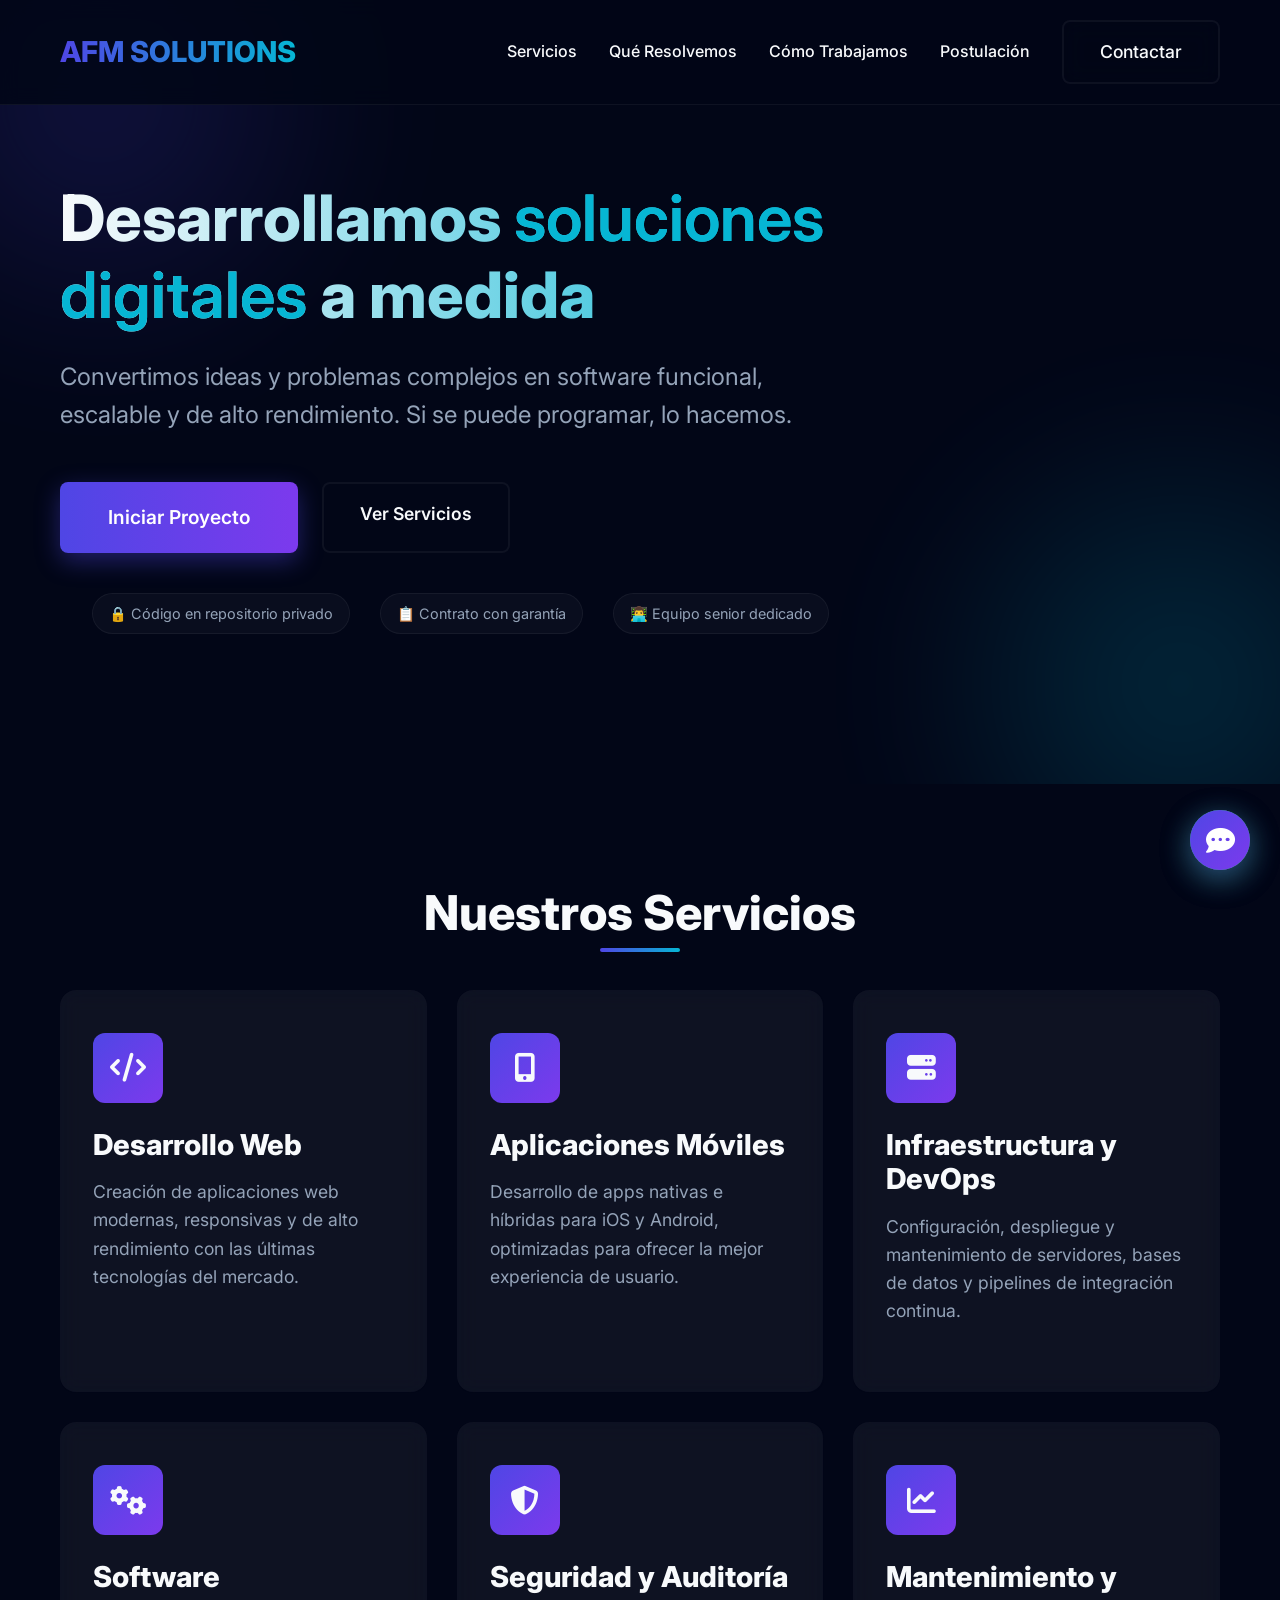
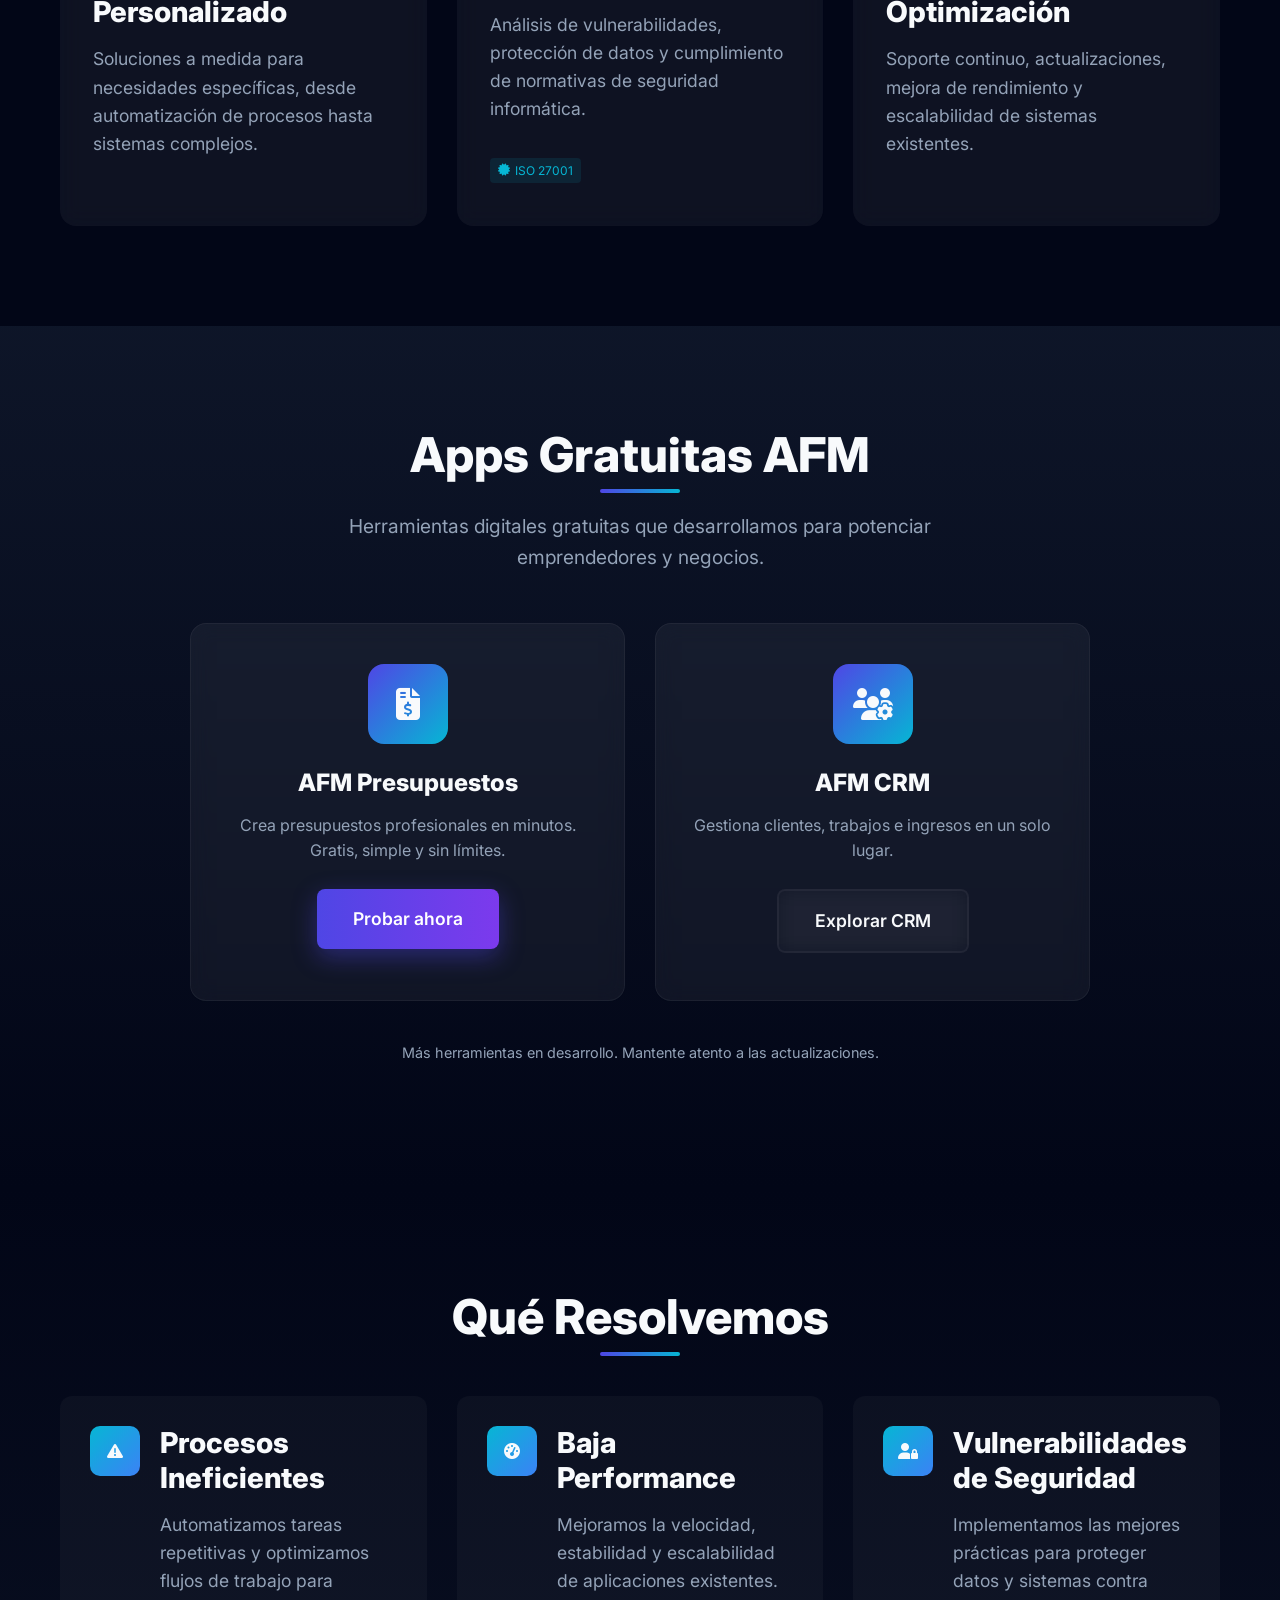
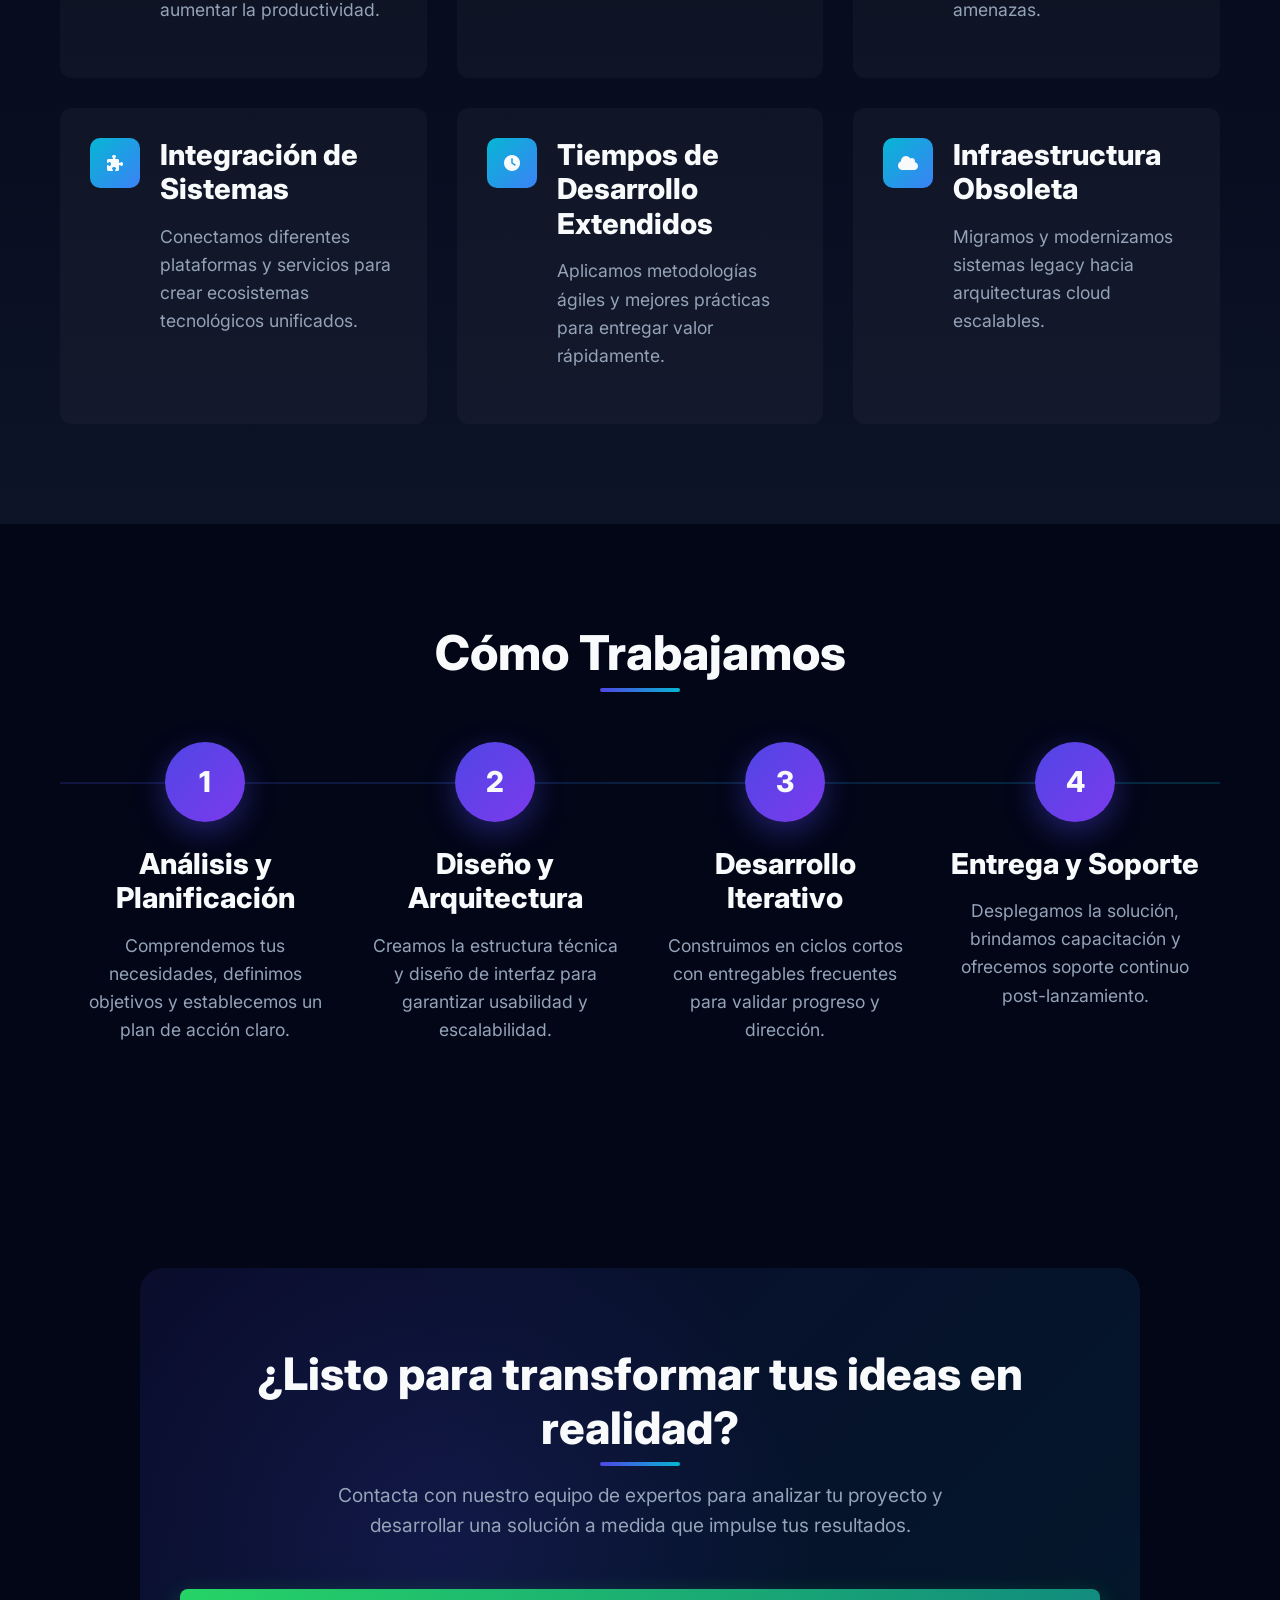
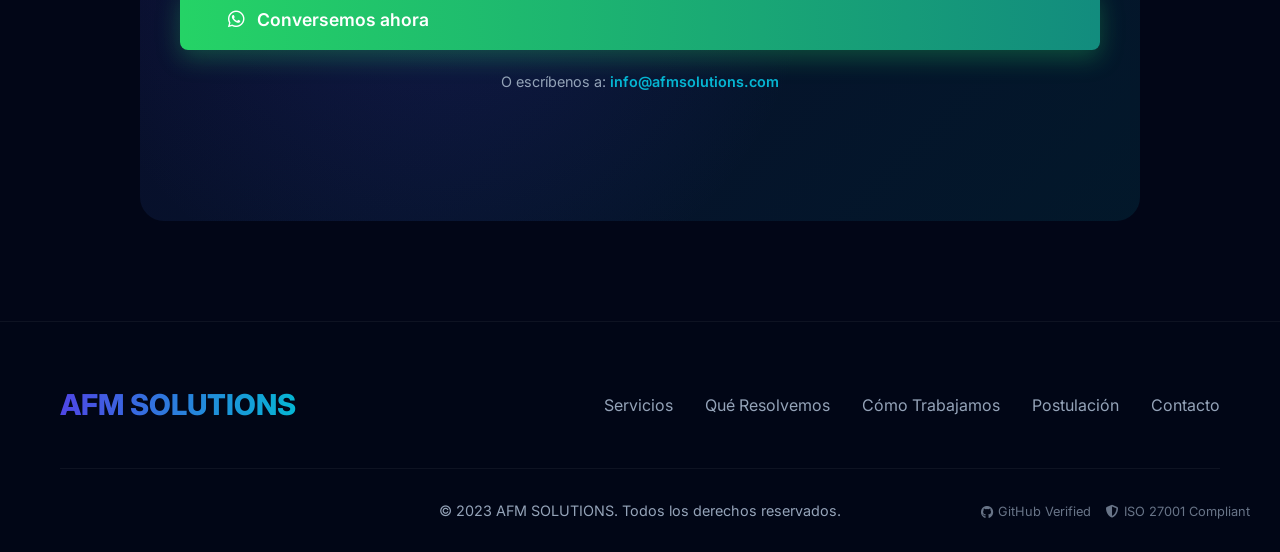
<file: index.html>
<!DOCTYPE html>
<html lang="es">
<head>
    <meta charset="UTF-8">
    <meta name="viewport" content="width=device-width, initial-scale=1.0">
    <title>AFM SOLUTIONS | Desarrollo de Software</title>
    <link rel="preconnect" href="https://fonts.googleapis.com">
    <link rel="preconnect" href="https://fonts.gstatic.com" crossorigin>
    <link href="https://fonts.googleapis.com/css2?family=Inter:wght@300;400;500;600;700;800&display=swap" rel="stylesheet">
    <link rel="stylesheet" href="https://cdnjs.cloudflare.com/ajax/libs/font-awesome/6.4.0/css/all.min.css">
    <style>
        /* Reset y estilos base */
        * {
            margin: 0;
            padding: 0;
            box-sizing: border-box;
        }

        :root {
            --primary: #4f46e5;
            --secondary: #7c3aed;
            --accent: #06b6d4;
            --dark: #0f172a;
            --darker: #020617;
            --light: #f8fafc;
            --gray: #94a3b8;
            --glass: rgba(255, 255, 255, 0.05);
            --glow-primary: rgba(79, 70, 229, 0.4);
            --glow-accent: rgba(6, 182, 212, 0.4);
        }

        html {
            scroll-behavior: smooth;
        }

        body {
            font-family: 'Inter', sans-serif;
            background-color: var(--darker);
            color: var(--light);
            line-height: 1.6;
            overflow-x: hidden;
        }

        .container {
            width: 100%;
            max-width: 1200px;
            margin: 0 auto;
            padding: 0 20px;
        }

        section {
            padding: 100px 0;
        }

        h1, h2, h3, h4 {
            font-weight: 800;
            line-height: 1.2;
        }

        h1 {
            font-size: 4rem;
            background: linear-gradient(90deg, var(--light), var(--accent));
            -webkit-background-clip: text;
            background-clip: text;
            color: transparent;
            margin-bottom: 1.5rem;
        }

        h2 {
            font-size: 3rem;
            margin-bottom: 3rem;
            text-align: center;
            position: relative;
        }

        h2::after {
            content: '';
            position: absolute;
            bottom: -10px;
            left: 50%;
            transform: translateX(-50%);
            width: 80px;
            height: 4px;
            background: linear-gradient(90deg, var(--primary), var(--accent));
            border-radius: 2px;
        }

        h3 {
            font-size: 1.8rem;
            margin-bottom: 1rem;
        }

        p {
            font-size: 1.1rem;
            color: var(--gray);
            margin-bottom: 1.5rem;
        }

        .highlight {
            color: var(--accent);
            font-weight: 600;
        }

        /* Botones */
        .btn {
            display: inline-block;
            padding: 16px 36px;
            font-size: 1.1rem;
            font-weight: 600;
            text-decoration: none;
            border-radius: 8px;
            transition: all 0.3s ease;
            cursor: pointer;
            border: none;
            position: relative;
            overflow: hidden;
            z-index: 1;
        }

        .btn-primary {
            background: linear-gradient(90deg, var(--primary), var(--secondary));
            color: white;
            box-shadow: 0 8px 24px var(--glow-primary);
        }

        .btn-primary:hover {
            transform: translateY(-3px);
            box-shadow: 0 12px 32px var(--glow-primary);
        }

        .btn-outline {
            background: transparent;
            color: var(--light);
            border: 2px solid var(--glass);
            backdrop-filter: blur(10px);
        }

        .btn-outline:hover {
            border-color: var(--accent);
            box-shadow: 0 0 20px var(--glow-accent);
        }

        .btn-large {
            padding: 20px 48px;
            font-size: 1.2rem;
        }

        /* Header y navegación */
        header {
            position: fixed;
            top: 0;
            width: 100%;
            padding: 20px 0;
            z-index: 1000;
            background: rgba(2, 6, 23, 0.85);
            backdrop-filter: blur(10px);
            border-bottom: 1px solid rgba(255, 255, 255, 0.05);
        }

        .navbar {
            display: flex;
            justify-content: space-between;
            align-items: center;
        }

        .logo {
            font-size: 1.8rem;
            font-weight: 800;
            background: linear-gradient(90deg, var(--primary), var(--accent));
            -webkit-background-clip: text;
            background-clip: text;
            color: transparent;
        }

        .nav-links {
            display: flex;
            gap: 2rem;
            align-items: center;
        }

        .nav-links a {
            color: var(--light);
            text-decoration: none;
            font-weight: 500;
            transition: color 0.3s ease;
        }

        .nav-links a:hover {
            color: var(--accent);
        }

        .mobile-menu-btn {
            display: none;
            background: none;
            border: none;
            color: var(--light);
            font-size: 1.5rem;
            cursor: pointer;
        }

        /* Hero Section */
        .hero {
            padding-top: 180px;
            padding-bottom: 150px;
            position: relative;
            overflow: hidden;
        }

        .hero::before {
            content: '';
            position: absolute;
            top: -200px;
            left: -200px;
            width: 600px;
            height: 600px;
            background: radial-gradient(circle, var(--primary) 0%, transparent 70%);
            opacity: 0.2;
            filter: blur(60px);
        }

        .hero::after {
            content: '';
            position: absolute;
            bottom: -200px;
            right: -200px;
            width: 600px;
            height: 600px;
            background: radial-gradient(circle, var(--accent) 0%, transparent 70%);
            opacity: 0.2;
            filter: blur(60px);
        }

        .hero-content {
            max-width: 800px;
            position: relative;
            z-index: 2;
        }

        .hero-subtitle {
            font-size: 1.5rem;
            color: var(--gray);
            margin-bottom: 2.5rem;
        }

        .hero-buttons {
            display: flex;
            gap: 1.5rem;
            margin-top: 3rem;
        }

        /* Trust badges */
        .trust-badges {
            display: flex;
            justify-content: center;
            gap: 30px;
            margin-top: 40px;
            flex-wrap: wrap;
        }

        .trust-badges span {
            display: flex;
            align-items: center;
            gap: 8px;
            font-size: 0.9rem;
            color: var(--gray);
            padding: 8px 16px;
            background: rgba(255, 255, 255, 0.03);
            border-radius: 50px;
            border: 1px solid rgba(255, 255, 255, 0.05);
        }

        /* Servicios Section */
        .services {
            position: relative;
        }

        .services-grid {
            display: grid;
            grid-template-columns: repeat(auto-fit, minmax(300px, 1fr));
            gap: 30px;
        }

        .service-card {
            background: var(--glass);
            border-radius: 16px;
            padding: 40px 30px;
            backdrop-filter: blur(10px);
            border: 1px solid rgba(255, 255, 255, 0.05);
            transition: all 0.4s ease;
            position: relative;
            overflow: hidden;
            border: 3px solid transparent;
            min-height: 350px;
        }

        .service-card::before {
            content: '';
            position: absolute;
            top: 0;
            left: 0;
            width: 100%;
            height: 100%;
            background: linear-gradient(135deg, rgba(79, 70, 229, 0.1), rgba(6, 182, 212, 0.1));
            opacity: 0;
            transition: opacity 0.4s ease;
        }

        .service-card:hover {
            transform: translateY(-10px);
            border-color: rgba(79, 70, 229, 0.3);
            box-shadow: 0 20px 40px rgba(0, 0, 0, 0.2);
            border-image: linear-gradient(90deg, var(--primary), var(--accent)) 1;
        }

        .service-card:hover::before {
            opacity: 1;
        }

        .service-card:hover::after {
            content: 'Más información →';
            position: absolute;
            bottom: 15px;
            left: 30px;
            font-size: 0.85rem;
            color: var(--accent);
            font-weight: 600;
            background: rgba(2, 6, 23, 0.8);
            padding: 5px 10px;
            border-radius: 4px;
            z-index: 2;
        }

        .service-icon {
            width: 70px;
            height: 70px;
            display: flex;
            align-items: center;
            justify-content: center;
            background: linear-gradient(135deg, var(--primary), var(--secondary));
            border-radius: 12px;
            margin-bottom: 25px;
            font-size: 1.8rem;
        }

        /* Problemas Section */
        .problems {
            background: linear-gradient(180deg, var(--darker) 0%, rgba(15, 23, 42, 0.8) 100%);
            position: relative;
        }

        .problems-list {
            display: grid;
            grid-template-columns: repeat(auto-fit, minmax(300px, 1fr));
            gap: 30px;
            margin-top: 50px;
        }

        .problem-item {
            background: rgba(255, 255, 255, 0.03);
            border-radius: 12px;
            padding: 30px;
            display: flex;
            align-items: flex-start;
            gap: 20px;
            transition: all 0.3s ease;
        }

        .problem-item:hover {
            background: rgba(255, 255, 255, 0.06);
            transform: translateX(5px);
        }

        .problem-icon {
            width: 50px;
            height: 50px;
            display: flex;
            align-items: center;
            justify-content: center;
            background: linear-gradient(135deg, var(--accent), #3b82f6);
            border-radius: 10px;
            flex-shrink: 0;
        }

        /* Proceso Section */
        .process {
            position: relative;
        }

        .process-steps {
            display: flex;
            justify-content: space-between;
            position: relative;
            margin-top: 60px;
        }

        .process-steps::before {
            content: '';
            position: absolute;
            top: 40px;
            left: 0;
            width: 100%;
            height: 2px;
            background: linear-gradient(90deg, var(--primary), var(--accent));
            opacity: 0.2;
        }

        .progress-bar-container {
            position: absolute;
            top: 40px;
            left: 0;
            width: 100%;
            height: 2px;
            z-index: 1;
            overflow: hidden;
        }

        .progress-bar {
            height: 100%;
            background: linear-gradient(90deg, var(--primary), var(--accent));
            width: 0%;
            border-radius: 2px;
            transition: width 1.5s ease-in-out;
        }

        .process-step {
            flex: 1;
            padding: 0 20px;
            text-align: center;
            position: relative;
            z-index: 2;
        }

        .step-number {
            width: 80px;
            height: 80px;
            background: linear-gradient(135deg, var(--primary), var(--secondary));
            border-radius: 50%;
            display: flex;
            align-items: center;
            justify-content: center;
            font-size: 1.8rem;
            font-weight: 800;
            margin: 0 auto 25px;
            box-shadow: 0 10px 30px var(--glow-primary);
            position: relative;
        }

        .step-percentage {
            position: absolute;
            top: -25px;
            left: 50%;
            transform: translateX(-50%);
            background: var(--accent);
            color: white;
            padding: 4px 10px;
            border-radius: 20px;
            font-size: 0.85rem;
            font-weight: 600;
            white-space: nowrap;
            opacity: 0;
            transition: opacity 0.3s ease;
            z-index: 3;
        }

        .step-percentage::after {
            content: '';
            position: absolute;
            top: 100%;
            left: 50%;
            transform: translateX(-50%);
            border-width: 5px;
            border-style: solid;
            border-color: var(--accent) transparent transparent transparent;
        }

        .process-step:hover .step-percentage {
            opacity: 1;
        }

        .step-content {
            max-width: 250px;
            margin: 0 auto;
        }

        /* CTA Section */
        .cta {
            background: linear-gradient(135deg, rgba(79, 70, 229, 0.1), rgba(6, 182, 212, 0.1));
            border-radius: 24px;
            padding: 80px 40px;
            text-align: center;
            position: relative;
            overflow: hidden;
            margin: 0 auto;
            max-width: 1000px;
        }

        .cta::before {
            content: '';
            position: absolute;
            top: 0;
            left: 0;
            width: 100%;
            height: 100%;
            background: radial-gradient(circle at 30% 50%, rgba(79, 70, 229, 0.15) 0%, transparent 50%);
        }

        .cta-content {
            position: relative;
            z-index: 2;
        }

        .cta h2 {
            font-size: 2.8rem;
            margin-bottom: 1.5rem;
        }

        .cta p {
            font-size: 1.2rem;
            max-width: 700px;
            margin: 0 auto 3rem;
        }

        /* Footer */
        footer {
            background: rgba(2, 6, 23, 0.9);
            padding: 60px 0 30px;
            border-top: 1px solid rgba(255, 255, 255, 0.05);
            position: relative;
        }

        .footer-content {
            display: flex;
            justify-content: space-between;
            align-items: center;
            margin-bottom: 40px;
        }

        .footer-links {
            display: flex;
            gap: 2rem;
        }

        .footer-links a {
            color: var(--gray);
            text-decoration: none;
            transition: color 0.3s ease;
        }

        .footer-links a:hover {
            color: var(--accent);
        }

        .copyright {
            text-align: center;
            color: var(--gray);
            font-size: 0.9rem;
            padding-top: 30px;
            border-top: 1px solid rgba(255, 255, 255, 0.05);
        }

        /* Certificaciones sutiles */
        .certification-badges {
            position: absolute;
            bottom: 30px;
            right: 30px;
            display: flex;
            gap: 15px;
            align-items: center;
        }

        .github-verified, .iso-certified {
            display: flex;
            align-items: center;
            gap: 5px;
            font-size: 0.8rem;
            color: var(--gray);
            opacity: 0.7;
            transition: opacity 0.3s ease;
        }

        .github-verified:hover, .iso-certified:hover {
            opacity: 1;
        }

        .iso-badge {
            display: inline-flex;
            align-items: center;
            gap: 5px;
            background: rgba(6, 182, 212, 0.1);
            padding: 3px 8px;
            border-radius: 4px;
            font-size: 0.75rem;
            margin-top: 10px;
            color: var(--accent);
        }

        /* Modal del formulario de contacto (lo dejamos pero lo ocultamos si usamos chatbot) */
        .modal-overlay {
            position: fixed;
            top: 0;
            left: 0;
            width: 100%;
            height: 100%;
            background: rgba(2, 6, 23, 0.95);
            backdrop-filter: blur(10px);
            display: flex;
            align-items: center;
            justify-content: center;
            z-index: 99999;
            opacity: 0;
            visibility: hidden;
            transition: all 0.4s ease;
            padding: 20px;
        }

        .modal-overlay.active {
            opacity: 1;
            visibility: visible;
        }

        .briefing-modal {
            background: var(--glass);
            backdrop-filter: blur(20px);
            border-radius: 20px;
            padding: 40px;
            max-width: 800px;
            width: 100%;
            max-height: 90vh;
            overflow-y: auto;
            border: 1px solid rgba(255, 255, 255, 0.1);
            box-shadow: 0 25px 50px rgba(0, 0, 0, 0.5);
            position: relative;
            transform: translateY(30px);
            transition: transform 0.4s ease;
        }

        .modal-overlay.active .briefing-modal {
            transform: translateY(0);
        }

        .modal-header {
            margin-bottom: 30px;
            text-align: center;
        }

        .modal-header h2 {
            font-size: 2.2rem;
            margin-bottom: 10px;
            background: linear-gradient(90deg, var(--accent), var(--primary));
            -webkit-background-clip: text;
            background-clip: text;
            color: transparent;
        }

        .modal-header p {
            color: var(--gray);
            font-size: 1rem;
        }

        .close-modal {
            position: absolute;
            top: 20px;
            right: 20px;
            background: rgba(255, 255, 255, 0.1);
            width: 40px;
            height: 40px;
            border-radius: 50%;
            display: flex;
            align-items: center;
            justify-content: center;
            color: var(--light);
            cursor: pointer;
            transition: all 0.3s ease;
            border: none;
            font-size: 1.2rem;
        }

        .close-modal:hover {
            background: rgba(255, 255, 255, 0.2);
            transform: rotate(90deg);
        }

        /* Estilos del formulario de contacto */
        .form-group {
            margin-bottom: 25px;
        }

        .form-group label {
            display: block;
            margin-bottom: 10px;
            color: var(--light);
            font-weight: 600;
            font-size: 0.95rem;
        }

        .form-group label .required {
            color: #f87171;
            margin-left: 3px;
        }

        .form-control {
            width: 100%;
            padding: 16px 20px;
            background: rgba(255, 255, 255, 0.05);
            border: 1px solid rgba(255, 255, 255, 0.1);
            border-radius: 10px;
            color: var(--light);
            font-family: 'Inter', sans-serif;
            font-size: 1rem;
            transition: all 0.3s ease;
        }

        .form-control:focus {
            outline: none;
            border-color: var(--accent);
            box-shadow: 0 0 0 3px rgba(6, 182, 212, 0.2);
            background: rgba(255, 255, 255, 0.08);
        }

        select.form-control {
            appearance: none;
            background-image: url("data:image/svg+xml,%3Csvg xmlns='http://www.w3.org/2000/svg' width='16' height='16' fill='%2394a3b8' viewBox='0 0 16 16'%3E%3Cpath d='M7.247 11.14 2.451 5.658C1.885 5.013 2.345 4 3.204 4h9.592a1 1 0 0 1 .753 1.659l-4.796 5.48a1 1 0 0 1-1.506 0z'/%3E%3C/svg%3E");
            background-repeat: no-repeat;
            background-position: right 20px center;
            background-size: 16px;
            padding-right: 50px;
        }

        select.form-control option {
            background: var(--darker);
            color: var(--light);
            padding: 12px;
        }

        textarea.form-control {
            min-height: 120px;
            resize: vertical;
        }

        .checkbox-grid {
            display: grid;
            grid-template-columns: repeat(auto-fill, minmax(200px, 1fr));
            gap: 12px;
            margin-top: 10px;
        }

        .checkbox-label {
            display: flex;
            align-items: center;
            gap: 10px;
            padding: 12px 15px;
            background: rgba(255, 255, 255, 0.05);
            border-radius: 8px;
            cursor: pointer;
            transition: all 0.3s ease;
            border: 1px solid transparent;
        }

        .checkbox-label:hover {
            background: rgba(255, 255, 255, 0.1);
            border-color: rgba(255, 255, 255, 0.1);
        }

        .checkbox-label input {
            display: none;
        }

        .custom-checkbox {
            width: 20px;
            height: 20px;
            border: 2px solid var(--gray);
            border-radius: 4px;
            display: flex;
            align-items: center;
            justify-content: center;
            transition: all 0.3s ease;
            flex-shrink: 0;
        }

        .checkbox-label input:checked + .custom-checkbox {
            background: var(--accent);
            border-color: var(--accent);
        }

        .custom-checkbox::after {
            content: '✓';
            color: white;
            font-size: 12px;
            opacity: 0;
            transition: opacity 0.3s ease;
        }

        .checkbox-label input:checked + .custom-checkbox::after {
            opacity: 1;
        }

        .form-footer {
            display: flex;
            justify-content: space-between;
            align-items: center;
            margin-top: 40px;
            padding-top: 25px;
            border-top: 1px solid rgba(255, 255, 255, 0.1);
        }

        .form-info {
            font-size: 0.9rem;
            color: var(--gray);
            max-width: 300px;
        }

        .btn-submit {
            background: linear-gradient(90deg, #25D366, #128C7E);
            color: white;
            padding: 16px 40px;
            border-radius: 10px;
            font-weight: 600;
            font-size: 1.1rem;
            border: none;
            cursor: pointer;
            transition: all 0.3s ease;
            display: flex;
            align-items: center;
            gap: 10px;
            box-shadow: 0 8px 24px rgba(37, 211, 102, 0.3);
        }

        .btn-submit:hover {
            transform: translateY(-3px);
            box-shadow: 0 12px 32px rgba(37, 211, 102, 0.4);
        }

        /* WhatsApp flotante */
        .floating-whatsapp {
            position: fixed;
            bottom: 30px;
            right: 30px;
            background: #25D366;
            width: 60px;
            height: 60px;
            border-radius: 50%;
            display: flex;
            align-items: center;
            justify-content: center;
            color: white;
            font-size: 1.8rem;
            box-shadow: 0 8px 30px rgba(37, 211, 102, 0.4);
            z-index: 9999;
            animation: pulse-green 2s infinite;
            text-decoration: none;
            transition: all 0.3s ease;
            cursor: pointer;
        }

        .floating-whatsapp:hover {
            transform: scale(1.1);
            box-shadow: 0 12px 40px rgba(37, 211, 102, 0.6);
        }

        @keyframes pulse-green {
            0%, 100% {
                box-shadow: 0 8px 30px rgba(37, 211, 102, 0.4);
            }
            50% {
                box-shadow: 0 8px 40px rgba(37, 211, 102, 0.8);
            }
        }

        /* CTA de WhatsApp mejorado */
        .btn-whatsapp {
            background: linear-gradient(90deg, #25D366, #128C7E) !important;
            box-shadow: 0 8px 24px rgba(37, 211, 102, 0.3) !important;
            display: flex !important;
            align-items: center !important;
            gap: 12px !important;
        }

        .cta-text {
            display: flex;
            flex-direction: column;
            align-items: flex-start;
            line-height: 1.2;
        }

        .cta-main {
            font-size: 1.1rem;
            font-weight: 600;
        }

        .cta-sub {
            font-size: 0.8rem;
            opacity: 0.9;
        }

        /* Animación de entrada para el hero */
        .hero-content {
            opacity: 0;
            animation: fadeInUp 0.8s ease-out 0.3s forwards;
        }

        @keyframes fadeInUp {
            from {
                opacity: 0;
                transform: translateY(20px);
            }
            to {
                opacity: 1;
                transform: translateY(0);
            }
        }

        /* ===== CHATBOT ===== */
        .chatbot-container {
            position: fixed;
            bottom: 100px;
            right: 30px;
            width: 360px;
            height: 500px;
            background: rgba(2, 6, 23, 0.95);
            backdrop-filter: blur(10px);
            border: 1px solid rgba(255, 255, 255, 0.1);
            border-radius: 20px;
            box-shadow: 0 25px 50px -12px rgba(0, 0, 0, 0.5);
            display: none;
            flex-direction: column;
            overflow: hidden;
            z-index: 10000;
            animation: slideIn 0.3s ease;
        }

        @keyframes slideIn {
            from {
                opacity: 0;
                transform: translateY(20px);
            }
            to {
                opacity: 1;
                transform: translateY(0);
            }
        }

        .chatbot-container.open {
            display: flex;
        }

        .chatbot-header {
            background: linear-gradient(90deg, var(--primary), var(--secondary));
            padding: 15px 20px;
            display: flex;
            justify-content: space-between;
            align-items: center;
        }

        .chatbot-header h3 {
            margin: 0;
            font-size: 1.2rem;
            color: white;
            display: flex;
            align-items: center;
            gap: 8px;
        }

        .chatbot-header button {
            background: none;
            border: none;
            color: white;
            font-size: 1.2rem;
            cursor: pointer;
            opacity: 0.8;
            transition: opacity 0.3s;
        }

        .chatbot-header button:hover {
            opacity: 1;
        }

        .chatbot-messages {
            flex: 1;
            padding: 20px;
            overflow-y: auto;
            display: flex;
            flex-direction: column;
            gap: 15px;
        }

        .message {
            max-width: 80%;
            padding: 12px 16px;
            border-radius: 18px;
            font-size: 0.95rem;
            line-height: 1.4;
            word-wrap: break-word;
            animation: fadeIn 0.3s ease;
        }

        @keyframes fadeIn {
            from { opacity: 0; transform: translateY(10px); }
            to { opacity: 1; transform: translateY(0); }
        }

        .message.bot {
            background: rgba(255, 255, 255, 0.1);
            border: 1px solid rgba(255, 255, 255, 0.05);
            align-self: flex-start;
            color: var(--light);
            border-bottom-left-radius: 4px;
        }

        .message.user {
            background: linear-gradient(135deg, var(--primary), var(--secondary));
            align-self: flex-end;
            color: white;
            border-bottom-right-radius: 4px;
        }

        .chatbot-options {
            padding: 15px;
            display: flex;
            flex-wrap: wrap;
            gap: 10px;
            border-top: 1px solid rgba(255, 255, 255, 0.1);
            background: rgba(0, 0, 0, 0.2);
        }

        .chatbot-options button {
            background: rgba(255, 255, 255, 0.05);
            border: 1px solid rgba(255, 255, 255, 0.1);
            color: var(--light);
            padding: 10px 16px;
            border-radius: 30px;
            font-size: 0.9rem;
            cursor: pointer;
            transition: all 0.3s;
            flex: 1 1 auto;
            min-width: 120px;
        }

        .chatbot-options button:hover {
            background: var(--primary);
            border-color: var(--primary);
            transform: translateY(-2px);
        }

        .chatbot-options button.emphasis {
            background: linear-gradient(90deg, var(--primary), var(--secondary));
            border: none;
            font-weight: 600;
        }

        .chatbot-toggle {
            position: fixed;
            bottom: 30px;
            right: 30px;
            width: 60px;
            height: 60px;
            background: linear-gradient(135deg, var(--primary), var(--secondary));
            border-radius: 50%;
            display: flex;
            align-items: center;
            justify-content: center;
            color: white;
            font-size: 1.8rem;
            box-shadow: 0 8px 30px var(--glow-primary);
            cursor: pointer;
            z-index: 9999;
            transition: all 0.3s;
            border: none;
        }

        .chatbot-toggle:hover {
            transform: scale(1.1);
            box-shadow: 0 12px 40px var(--glow-primary);
        }

        .chatbot-toggle i {
            transition: transform 0.3s;
        }

        .chatbot-toggle.open i {
            transform: rotate(90deg);
        }

        /* Ocultar el WhatsApp flotante original cuando el chat está abierto (opcional) */
        .chatbot-container.open + .floating-whatsapp {
            display: none;
        }

        @media (max-width: 480px) {
            .chatbot-container {
                width: calc(100% - 40px);
                right: 20px;
                bottom: 80px;
                height: 60vh;
            }
        }

        /* Responsive */
        @media (max-width: 992px) {
            h1 {
                font-size: 3.2rem;
            }
            
            h2 {
                font-size: 2.5rem;
            }
            
            .process-steps {
                flex-direction: column;
                gap: 50px;
            }
            
            .process-steps::before {
                width: 2px;
                height: 100%;
                left: 40px;
                top: 0;
            }
            
            .progress-bar-container {
                width: 2px;
                height: 100%;
                left: 40px;
                top: 0;
            }
            
            .process-step {
                display: flex;
                align-items: center;
                text-align: left;
                padding-left: 120px;
            }
            
            .step-number {
                position: absolute;
                left: 0;
                margin: 0;
            }
            
            .step-percentage {
                top: 50%;
                left: -70px;
                transform: translateY(-50%);
            }
            
            .step-percentage::after {
                top: 50%;
                left: 100%;
                transform: translateY(-50%);
                border-color: transparent transparent transparent var(--accent);
            }
            
            .certification-badges {
                position: static;
                justify-content: center;
                margin-top: 20px;
            }
        }

        @media (max-width: 768px) {
            .nav-links {
                display: none;
            }
            
            .mobile-menu-btn {
                display: block;
            }
            
            h1 {
                font-size: 2.8rem;
            }
            
            h2 {
                font-size: 2.2rem;
            }
            
            .hero-buttons {
                flex-direction: column;
                align-items: flex-start;
            }
            
            .footer-content {
                flex-direction: column;
                gap: 30px;
                text-align: center;
            }
            
            .footer-links {
                flex-direction: column;
                gap: 15px;
            }
            
            .briefing-modal {
                padding: 30px 20px;
                max-height: 95vh;
            }
            
            .modal-header h2 {
                font-size: 1.8rem;
            }
            
            .checkbox-grid {
                grid-template-columns: 1fr;
            }
            
            .form-footer {
                flex-direction: column;
                gap: 20px;
                text-align: center;
            }
            
            .form-info {
                max-width: 100%;
            }
            
            .floating-whatsapp {
                bottom: 20px;
                right: 20px;
                width: 55px;
                height: 55px;
                font-size: 1.6rem;
            }
        }

        @media (max-width: 576px) {
            section {
                padding: 70px 0;
            }
            
            .hero {
                padding-top: 150px;
                padding-bottom: 100px;
            }
            
            h1 {
                font-size: 2.3rem;
            }
            
            h2 {
                font-size: 1.9rem;
            }
            
            .cta {
                padding: 60px 20px;
            }
            
            .cta h2 {
                font-size: 2.2rem;
            }
            
            .process-step {
                padding-left: 100px;
            }
            
            .step-number {
                width: 70px;
                height: 70px;
                font-size: 1.5rem;
            }
        }

        /* Animaciones */
        @keyframes float {
            0%, 100% {
                transform: translateY(0);
            }
            50% {
                transform: translateY(-10px);
            }
        }

        @keyframes pulse {
            0%, 100% {
                opacity: 1;
            }
            50% {
                opacity: 0.7;
            }
        }

        .float-animation {
            animation: float 5s ease-in-out infinite;
        }

        .pulse-animation {
            animation: pulse 2s ease-in-out infinite;
        }
    </style>
</head>
<body>
    <!-- Header y Navegación -->
    <header>
        <div class="container">
            <nav class="navbar">
                <div class="logo">AFM SOLUTIONS</div>
                <div class="nav-links">
                    <a href="#services">Servicios</a>
                    <a href="#problems">Qué Resolvemos</a>
                    <a href="#process">Cómo Trabajamos</a>
                    <a href="postulacion.html">Postulación</a>
                    <a href="#" class="btn btn-outline open-form-modal">Contactar</a>
                </div>
                <button class="mobile-menu-btn">
                    <i class="fas fa-bars"></i>
                </button>
            </nav>
        </div>
    </header>

    <!-- Hero Section -->
    <section class="hero">
        <div class="container">
            <div class="hero-content">
                <h1>Desarrollamos <span class="highlight">soluciones digitales</span> a medida</h1>
                <p class="hero-subtitle">Convertimos ideas y problemas complejos en software funcional, escalable y de alto rendimiento. Si se puede programar, lo hacemos.</p>
                <div class="hero-buttons">
                    <a href="#" class="btn btn-primary btn-large open-form-modal">Iniciar Proyecto</a>
                    <a href="#services" class="btn btn-outline">Ver Servicios</a>
                </div>
                <!-- Trust badges -->
                <div class="trust-badges">
                    <span>🔒 Código en repositorio privado</span>
                    <span>📋 Contrato con garantía</span>
                    <span>👨‍💻 Equipo senior dedicado</span>
                </div>
            </div>
        </div>
    </section>

    <!-- Servicios Section -->
    <section id="services" class="services">
        <div class="container">
            <h2>Nuestros Servicios</h2>
            <div class="services-grid">
                <div class="service-card float-animation">
                    <div class="service-icon">
                        <i class="fas fa-code"></i>
                    </div>
                    <h3>Desarrollo Web</h3>
                    <p>Creación de aplicaciones web modernas, responsivas y de alto rendimiento con las últimas tecnologías del mercado.</p>
                </div>
                <div class="service-card float-animation" style="animation-delay: 0.2s;">
                    <div class="service-icon">
                        <i class="fas fa-mobile-alt"></i>
                    </div>
                    <h3>Aplicaciones Móviles</h3>
                    <p>Desarrollo de apps nativas e híbridas para iOS y Android, optimizadas para ofrecer la mejor experiencia de usuario.</p>
                </div>
                <div class="service-card float-animation" style="animation-delay: 0.4s;">
                    <div class="service-icon">
                        <i class="fas fa-server"></i>
                    </div>
                    <h3>Infraestructura y DevOps</h3>
                    <p>Configuración, despliegue y mantenimiento de servidores, bases de datos y pipelines de integración continua.</p>
                </div>
                <div class="service-card float-animation" style="animation-delay: 0.6s;">
                    <div class="service-icon">
                        <i class="fas fa-cogs"></i>
                    </div>
                    <h3>Software Personalizado</h3>
                    <p>Soluciones a medida para necesidades específicas, desde automatización de procesos hasta sistemas complejos.</p>
                </div>
                <div class="service-card float-animation" style="animation-delay: 0.8s;">
                    <div class="service-icon">
                        <i class="fas fa-shield-alt"></i>
                    </div>
                    <h3>Seguridad y Auditoría</h3>
                    <p>Análisis de vulnerabilidades, protección de datos y cumplimiento de normativas de seguridad informática.</p>
                    <span class="iso-badge">
                        <i class="fas fa-certificate"></i> ISO 27001
                    </span>
                </div>
                <div class="service-card float-animation" style="animation-delay: 1s;">
                    <div class="service-icon">
                        <i class="fas fa-chart-line"></i>
                    </div>
                    <h3>Mantenimiento y Optimización</h3>
                    <p>Soporte continuo, actualizaciones, mejora de rendimiento y escalabilidad de sistemas existentes.</p>
                </div>
            </div>
        </div>
    </section>

    <!-- Apps Gratuitas AFM Section -->
    <section id="apps-gratuitas" class="apps-gratuitas">
        <div class="container">
            <h2>Apps Gratuitas AFM</h2>
            <p class="section-subtitle">Herramientas digitales gratuitas que desarrollamos para potenciar emprendedores y negocios.</p>
            
            <div class="apps-grid">
                <!-- Tarjeta 1: AFM Presupuestos -->
                <div class="app-card">
                    <div class="app-icon">
                        <i class="fas fa-file-invoice-dollar"></i>
                    </div>
                    <h3>AFM Presupuestos</h3>
                    <p>Crea presupuestos profesionales en minutos. Gratis, simple y sin límites.</p>
                    <a href="/presupuestos-online-gratis.html" class="btn btn-primary">Probar ahora</a>
                </div>
                
                <!-- Tarjeta 2: AFM CRM -->
                <div class="app-card">
                    <div class="app-icon">
                        <i class="fas fa-users-cog"></i>
                    </div>
                    <h3>AFM CRM</h3>
                    <p>Gestiona clientes, trabajos e ingresos en un solo lugar.</p>
                    <a href="/crm-para-tecnicos.html" class="btn btn-outline">Explorar CRM</a>
                </div>
            </div>
            
            <p class="apps-note">Más herramientas en desarrollo. Mantente atento a las actualizaciones.</p>
        </div>
    </section>

    <!-- Estilos para Apps Gratuitas -->
    <style>
        /* Estilos de la sección Apps Gratuitas */
        .apps-gratuitas {
            position: relative;
            background: linear-gradient(180deg, rgba(15, 23, 42, 0.9) 0%, rgba(2, 6, 23, 0.95) 100%);
        }

        .section-subtitle {
            text-align: center;
            font-size: 1.2rem;
            color: var(--gray);
            max-width: 700px;
            margin: -20px auto 50px;
        }

        .apps-grid {
            display: grid;
            grid-template-columns: repeat(auto-fit, minmax(350px, 1fr));
            gap: 30px;
            max-width: 900px;
            margin: 0 auto;
        }

        .app-card {
            background: var(--glass);
            border-radius: 16px;
            padding: 40px 30px;
            backdrop-filter: blur(10px);
            border: 1px solid rgba(255, 255, 255, 0.05);
            transition: all 0.4s ease;
            text-align: center;
        }

        .app-card:hover {
            transform: translateY(-10px);
            border-color: rgba(79, 70, 229, 0.3);
            box-shadow: 0 20px 40px rgba(0, 0, 0, 0.3);
        }

        .app-icon {
            width: 80px;
            height: 80px;
            display: flex;
            align-items: center;
            justify-content: center;
            background: linear-gradient(135deg, var(--primary), var(--accent));
            border-radius: 16px;
            margin: 0 auto 25px;
            font-size: 2rem;
        }

        .app-card h3 {
            font-size: 1.5rem;
            margin-bottom: 15px;
        }

        .app-card p {
            font-size: 1rem;
            margin-bottom: 25px;
            color: var(--gray);
        }

        .apps-note {
            text-align: center;
            margin-top: 40px;
            font-size: 0.9rem;
            color: var(--gray);
        }

        @media (max-width: 768px) {
            .apps-grid {
                grid-template-columns: 1fr;
            }
            
            .section-subtitle {
                font-size: 1.1rem;
            }
        }
    </style>

    <!-- Qué Resolvemos Section -->
    <section id="problems" class="problems">
        <div class="container">
            <h2>Qué Resolvemos</h2>
            <div class="problems-list">
                <div class="problem-item">
                    <div class="problem-icon">
                        <i class="fas fa-exclamation-triangle"></i>
                    </div>
                    <div>
                        <h3>Procesos Ineficientes</h3>
                        <p>Automatizamos tareas repetitivas y optimizamos flujos de trabajo para aumentar la productividad.</p>
                    </div>
                </div>
                <div class="problem-item">
                    <div class="problem-icon">
                        <i class="fas fa-tachometer-alt"></i>
                    </div>
                    <div>
                        <h3>Baja Performance</h3>
                        <p>Mejoramos la velocidad, estabilidad y escalabilidad de aplicaciones existentes.</p>
                    </div>
                </div>
                <div class="problem-item">
                    <div class="problem-icon">
                        <i class="fas fa-user-lock"></i>
                    </div>
                    <div>
                        <h3>Vulnerabilidades de Seguridad</h3>
                        <p>Implementamos las mejores prácticas para proteger datos y sistemas contra amenazas.</p>
                    </div>
                </div>
                <div class="problem-item">
                    <div class="problem-icon">
                        <i class="fas fa-puzzle-piece"></i>
                    </div>
                    <div>
                        <h3>Integración de Sistemas</h3>
                        <p>Conectamos diferentes plataformas y servicios para crear ecosistemas tecnológicos unificados.</p>
                    </div>
                </div>
                <div class="problem-item">
                    <div class="problem-icon">
                        <i class="fas fa-clock"></i>
                    </div>
                    <div>
                        <h3>Tiempos de Desarrollo Extendidos</h3>
                        <p>Aplicamos metodologías ágiles y mejores prácticas para entregar valor rápidamente.</p>
                    </div>
                </div>
                <div class="problem-item">
                    <div class="problem-icon">
                        <i class="fas fa-cloud"></i>
                    </div>
                    <div>
                        <h3>Infraestructura Obsoleta</h3>
                        <p>Migramos y modernizamos sistemas legacy hacia arquitecturas cloud escalables.</p>
                    </div>
                </div>
            </div>
        </div>
    </section>

    <!-- Cómo Trabajamos Section -->
    <section id="process" class="process">
        <div class="container">
            <h2>Cómo Trabajamos</h2>
            <div class="process-steps">
                <div class="progress-bar-container">
                    <div class="progress-bar" id="progress-bar"></div>
                </div>
                
                <div class="process-step">
                    <div class="step-number">1</div>
                    <div class="step-percentage">Paso 1: Análisis (10%)</div>
                    <div class="step-content">
                        <h3>Análisis y Planificación</h3>
                        <p>Comprendemos tus necesidades, definimos objetivos y establecemos un plan de acción claro.</p>
                    </div>
                </div>
                <div class="process-step">
                    <div class="step-number">2</div>
                    <div class="step-percentage">Paso 2: Diseño (30%)</div>
                    <div class="step-content">
                        <h3>Diseño y Arquitectura</h3>
                        <p>Creamos la estructura técnica y diseño de interfaz para garantizar usabilidad y escalabilidad.</p>
                    </div>
                </div>
                <div class="process-step">
                    <div class="step-number">3</div>
                    <div class="step-percentage">Paso 3: Desarrollo (60%)</div>
                    <div class="step-content">
                        <h3>Desarrollo Iterativo</h3>
                        <p>Construimos en ciclos cortos con entregables frecuentes para validar progreso y dirección.</p>
                    </div>
                </div>
                <div class="process-step">
                    <div class="step-number">4</div>
                    <div class="step-percentage">Paso 4: Entrega (100%)</div>
                    <div class="step-content">
                        <h3>Entrega y Soporte</h3>
                        <p>Desplegamos la solución, brindamos capacitación y ofrecemos soporte continuo post-lanzamiento.</p>
                    </div>
                </div>
            </div>
        </div>
    </section>

    <!-- CTA Final -->
    <section id="contact" class="cta-section">
        <div class="container">
            <div class="cta">
                <div class="cta-content">
                    <h2>¿Listo para transformar tus ideas en realidad?</h2>
                    <p>Contacta con nuestro equipo de expertos para analizar tu proyecto y desarrollar una solución a medida que impulse tus resultados.</p>
                    <a href="#" class="btn btn-primary btn-large pulse-animation btn-whatsapp open-form-modal">
                        <i class="fab fa-whatsapp"></i>
                        <div class="cta-text">
                            <span class="cta-main">Conversemos ahora</span>
                        </div>
                    </a>
                    <p style="margin-top: 20px; font-size: 0.9rem;">O escríbenos a: <span class="highlight">info@afmsolutions.com</span></p>
                </div>
            </div>
        </div>
    </section>

    <!-- Footer -->
    <footer>
        <div class="container">
            <div class="footer-content">
                <div class="logo">AFM SOLUTIONS</div>
                <div class="footer-links">
                    <a href="#services">Servicios</a>
                    <a href="#problems">Qué Resolvemos</a>
                    <a href="#process">Cómo Trabajamos</a>
                    <a href="postulacion.html">Postulación</a>
                    <a href="#" class="open-form-modal">Contacto</a>
                </div>
            </div>
            <div class="copyright">
                &copy; 2023 AFM SOLUTIONS. Todos los derechos reservados.
            </div>
            
            <div class="certification-badges">
                <div class="github-verified">
                    <i class="fab fa-github"></i>
                    <span>GitHub Verified</span>
                </div>
                <div class="iso-certified">
                    <i class="fas fa-shield-alt"></i>
                    <span>ISO 27001 Compliant</span>
                </div>
            </div>
        </div>
    </footer>

    <!-- Modal del Formulario de Briefing (opcional, puedes dejarlo o eliminarlo) -->
    <div class="modal-overlay" id="briefing-modal">
        <div class="briefing-modal">
            <button class="close-modal" id="close-modal">
                <i class="fas fa-times"></i>
            </button>
            
            <div class="modal-header">
                <h2>Cuéntanos sobre tu proyecto</h2>
                <p>Completa esta información en menos de 2 minutos. Nos ayudará a entender exactamente lo que necesitas y crear una solución perfecta para ti.</p>
            </div>
            
            <form id="project-briefing-form">
                <div class="form-group">
                    <label>¿Qué te gustaría desarrollar o mejorar? <span class="required">*</span></label>
                    <textarea class="form-control" name="objetivo" required placeholder="Ej: Una aplicación web para gestionar mis clientes y facturación, mejorar mi sitio web que va lento, crear un sistema de reservas online para mi negocio..."></textarea>
                </div>
                
                <div class="form-group">
                    <label>¿Qué desafío o problema estás enfrentando?</label>
                    <textarea class="form-control" name="problema" placeholder="Ej: Mis clientes no pueden hacer pedidos online, pierdo mucho tiempo en tareas manuales, mi sistema actual es lento y se cae frecuentemente..."></textarea>
                </div>
                
                <div class="form-group">
                    <label>¿En qué etapa se encuentra tu proyecto? <span class="required">*</span></label>
                    <select class="form-control" name="estado" required>
                        <option value="">Seleccionar...</option>
                        <option value="Desde cero">Desde cero - empezando desde cero</option>
                        <option value="Ya existe">Ya existe - necesita mejoras o actualizaciones</option>
                        <option value="Hay algo incompleto">Tengo algo incompleto que necesita terminarse</option>
                    </select>
                </div>
                
                <div class="form-group">
                    <label>¿Quién usará esta solución? <span class="required">*</span></label>
                    <input type="text" class="form-control" name="usuarios" required placeholder="Ej: Mis clientes finales, mi equipo de ventas interno, los administradores de la empresa...">
                </div>
                
                <div class="form-group">
                    <label>Funcionalidades clave que necesitas <span class="required">*</span></label>
                    <div class="checkbox-grid" id="funciones-container">
                        <label class="checkbox-label">
                            <input type="checkbox" name="funciones" value="Sistema de usuarios y acceso">
                            <span class="custom-checkbox"></span>
                            <span>Sistema de usuarios y acceso</span>
                        </label>
                        <label class="checkbox-label">
                            <input type="checkbox" name="funciones" value="Panel de administración">
                            <span class="custom-checkbox"></span>
                            <span>Panel de administración</span>
                        </label>
                        <label class="checkbox-label">
                            <input type="checkbox" name="funciones" value="Automatización de tareas">
                            <span class="custom-checkbox"></span>
                            <span>Automatización de tareas</span>
                        </label>
                        <label class="checkbox-label">
                            <input type="checkbox" name="funciones" value="Reportes y estadísticas">
                            <span class="custom-checkbox"></span>
                            <span>Reportes y estadísticas</span>
                        </label>
                        <label class="checkbox-label">
                            <input type="checkbox" name="funciones" value="Integración con otros sistemas">
                            <span class="custom-checkbox"></span>
                            <span>Integración con otros sistemas</span>
                        </label>
                        <label class="checkbox-label" id="otro-checkbox">
                            <input type="checkbox" name="funciones" value="Otra funcionalidad específica">
                            <span class="custom-checkbox"></span>
                            <span>Otra funcionalidad específica</span>
                        </label>
                    </div>
                    <input type="text" class="form-control" id="otro-input" placeholder="Describe la funcionalidad específica que necesitas" style="margin-top: 10px; display: none;">
                </div>
                
                <div class="form-group">
                    <label>¿Tienes alguna referencia o ejemplo que te guste? (URL)</label>
                    <input type="url" class="form-control" name="referencias" placeholder="https://ejemplo.com (opcional)">
                </div>
                
                <div class="form-group">
                    <label>¿Cuándo necesitas esta solución? <span class="required">*</span></label>
                    <select class="form-control" name="urgencia" required>
                        <option value="">Seleccionar...</option>
                        <option value="Lo antes posible">Lo antes posible - urgente</option>
                        <option value="En las próximas 2 semanas">En las próximas 2 semanas</option>
                        <option value="En 1 mes">En 1 mes - planificación normal</option>
                        <option value="Solo estoy explorando opciones">Solo estoy explorando opciones por ahora</option>
                    </select>
                </div>
                
                <div class="form-footer">
                    <div class="form-info">
                        <i class="fas fa-info-circle"></i>
                        Esta información se enviará directamente por WhatsApp. No guardamos datos en servidores.
                    </div>
                    <button type="submit" class="btn-submit">
                        <i class="fab fa-whatsapp"></i>
                        Enviar a WhatsApp
                    </button>
                </div>
            </form>
        </div>
    </div>

    <!-- WhatsApp flotante (original, pero lo mantendremos) -->
    <div class="floating-whatsapp open-form-modal">
        <i class="fab fa-whatsapp"></i>
    </div>

    <!-- ========== CHATBOT ========== -->
    <!-- Botón flotante del chatbot -->
    <button class="chatbot-toggle" id="chatbot-toggle">
        <i class="fas fa-comment-dots"></i>
    </button>

    <!-- Ventana del chatbot -->
    <div class="chatbot-container" id="chatbot-container">
        <div class="chatbot-header">
            <h3><i class="fas fa-robot"></i> Asistente AFM</h3>
            <button id="chatbot-close"><i class="fas fa-times"></i></button>
        </div>
        <div class="chatbot-messages" id="chatbot-messages">
            <!-- Mensaje inicial -->
            <div class="message bot">¡Hola! Soy el asesor virtual de AFM SOLUTIONS. Estoy aquí para ayudarte a transformar tu idea en un proyecto real. ¿En qué etapa se encuentra tu proyecto?</div>
        </div>
        <div class="chatbot-options" id="chatbot-options">
            <!-- Las opciones se generarán dinámicamente con JS -->
        </div>
    </div>

    <script>
        // Elementos del modal (original)
        const briefingModal = document.getElementById('briefing-modal');
        const closeModalBtn = document.getElementById('close-modal');
        const projectForm = document.getElementById('project-briefing-form');
        const otroCheckbox = document.getElementById('otro-checkbox');
        const otroInput = document.getElementById('otro-input');
        const progressBar = document.getElementById('progress-bar');

        // Función para abrir el modal (original)
        function openBriefingModal(e) {
            if (e) e.preventDefault();
            briefingModal.classList.add('active');
            document.body.style.overflow = 'hidden';
        }

        // Función para cerrar el modal (original)
        function closeBriefingModal() {
            briefingModal.classList.remove('active');
            document.body.style.overflow = 'auto';
        }

        // Configurar todos los botones que abren el formulario (original)
        document.querySelectorAll('.open-form-modal').forEach(button => {
            button.addEventListener('click', openBriefingModal);
        });

        // Cerrar modal con el botón X (original)
        closeModalBtn.addEventListener('click', closeBriefingModal);

        // Cerrar modal al hacer clic fuera (original)
        briefingModal.addEventListener('click', function(e) {
            if (e.target === briefingModal) {
                closeBriefingModal();
            }
        });

        // Mostrar/ocultar campo "Otra funcionalidad específica" (original)
        otroCheckbox.addEventListener('change', function() {
            if (this.querySelector('input').checked) {
                otroInput.style.display = 'block';
                otroInput.focus();
            } else {
                otroInput.style.display = 'none';
                otroInput.value = '';
            }
        });

        // Animar la barra de progreso al hacer scroll (original)
        function animateProgressBar() {
            const processSection = document.querySelector('.process');
            const processSteps = document.querySelectorAll('.process-step');
            
            if (!processSection || !progressBar) return;
            
            const sectionTop = processSection.offsetTop;
            const sectionHeight = processSection.offsetHeight;
            const windowHeight = window.innerHeight;
            const scrollPosition = window.scrollY;
            
            let progress = 0;
            
            if (scrollPosition > sectionTop - windowHeight + 100) {
                const scrollProgress = scrollPosition - (sectionTop - windowHeight + 100);
                const maxScroll = sectionHeight + 100;
                progress = Math.min((scrollProgress / maxScroll) * 100, 100);
            }
            
            progressBar.style.width = `${progress}%`;
            
            processSteps.forEach((step, index) => {
                const stepPercentage = (index + 1) * 25;
                if (progress >= stepPercentage) {
                    step.classList.add('active');
                } else {
                    step.classList.remove('active');
                }
            });
        }

        // Manejar envío del formulario (original)
        projectForm.addEventListener('submit', function(e) {
            e.preventDefault();
            
            const funcionesCheckboxes = document.querySelectorAll('input[name="funciones"]:checked');
            if (funcionesCheckboxes.length === 0) {
                alert('Por favor selecciona al menos una funcionalidad clave.');
                return;
            }
            
            const formData = new FormData(this);
            const funciones = [];
            
            funcionesCheckboxes.forEach(cb => {
                if (cb.value === 'Otra funcionalidad específica' && otroInput.value.trim()) {
                    funciones.push(otroInput.value.trim());
                } else if (cb.value !== 'Otra funcionalidad específica') {
                    funciones.push(cb.value);
                }
            });
            
            const mensaje = `CONTEXTO DEL PROYECTO
${formData.get('objetivo')}

PROBLEMA A RESOLVER
${formData.get('problema') || 'No especificado'}

USUARIOS / DESTINATARIOS
${formData.get('usuarios')}

FUNCIONALIDADES CLAVE
${funciones.map(func => `• ${func}`).join('\n')}

ESTADO ACTUAL
${formData.get('estado')}

REFERENCIAS
${formData.get('referencias') || 'No especificadas'}

RESTRICCIONES / URGENCIA
${formData.get('urgencia')}

OBJETIVO FINAL
Generar una solución técnica adecuada a este contexto.`;
            
            const mensajeCodificado = encodeURIComponent(mensaje);
            const phoneNumber = '5493417558966';
            const whatsappURL = `https://wa.me/${phoneNumber}?text=${mensajeCodificado}`;
            window.open(whatsappURL, '_blank');
            
            closeBriefingModal();
            projectForm.reset();
            otroInput.style.display = 'none';
        });

        // Menú móvil (original)
        document.querySelector('.mobile-menu-btn').addEventListener('click', function() {
            const navLinks = document.querySelector('.nav-links');
            navLinks.style.display = navLinks.style.display === 'flex' ? 'none' : 'flex';
            
            if (navLinks.style.display === 'flex') {
                navLinks.style.flexDirection = 'column';
                navLinks.style.position = 'absolute';
                navLinks.style.top = '100%';
                navLinks.style.left = '0';
                navLinks.style.width = '100%';
                navLinks.style.backgroundColor = 'var(--darker)';
                navLinks.style.padding = '20px';
                navLinks.style.gap = '15px';
                navLinks.style.borderTop = '1px solid rgba(255, 255, 255, 0.05)';
            }
        });
        
        document.querySelectorAll('.nav-links a').forEach(link => {
            link.addEventListener('click', function(e) {
                if (this.classList.contains('open-form-modal')) {
                    e.preventDefault();
                    openBriefingModal(e);
                }
                if (window.innerWidth <= 768) {
                    document.querySelector('.nav-links').style.display = 'none';
                }
            });
        });
        
        // Scroll suave (original)
        document.querySelectorAll('a[href^="#"]').forEach(anchor => {
            anchor.addEventListener('click', function(e) {
                e.preventDefault();
                
                const targetId = this.getAttribute('href');
                if (targetId === '#') return;
                
                const targetElement = document.querySelector(targetId);
                if (targetElement) {
                    window.scrollTo({
                        top: targetElement.offsetTop - 80,
                        behavior: 'smooth'
                    });
                }
            });
        });
        
        // Animaciones al hacer scroll (original)
        const observerOptions = {
            threshold: 0.1,
            rootMargin: '0px 0px -50px 0px'
        };
        
        const observer = new IntersectionObserver((entries) => {
            entries.forEach(entry => {
                if (entry.isIntersecting) {
                    entry.target.style.opacity = '1';
                    entry.target.style.transform = 'translateY(0)';
                }
            });
        }, observerOptions);
        
        document.querySelectorAll('.service-card, .problem-item, .process-step').forEach(el => {
            el.style.opacity = '0';
            el.style.transform = 'translateY(20px)';
            el.style.transition = 'opacity 0.5s ease, transform 0.5s ease';
            observer.observe(el);
        });

        window.addEventListener('scroll', animateProgressBar);
        window.addEventListener('load', animateProgressBar);

        // Pequeña broma (original)
        setTimeout(() => {
            const ctaMain = document.querySelector('.cta-main');
            if (ctaMain && ctaMain.textContent === 'Conversemos ahora') {
                ctaMain.textContent = '¿Necesitas ayuda rápida?';
            }
        }, 60000);

        // ========== CHATBOT ==========
        class Chatbot {
            constructor() {
                this.container = document.getElementById('chatbot-container');
                this.toggleBtn = document.getElementById('chatbot-toggle');
                this.closeBtn = document.getElementById('chatbot-close');
                this.messagesDiv = document.getElementById('chatbot-messages');
                this.optionsDiv = document.getElementById('chatbot-options');
                
                this.state = {
                    etapa: null,
                    funciones: [],
                    usuario: null,
                    urgencia: null,
                    objetivo: null
                };
                this.step = 'etapa'; // etapa, funciones, usuario, urgencia, objetivo, final
                
                this.init();
            }
            
            init() {
                this.toggleBtn.addEventListener('click', () => this.toggle());
                this.closeBtn.addEventListener('click', () => this.close());
                this.showStep();
            }
            
            toggle() {
                this.container.classList.toggle('open');
                this.toggleBtn.classList.toggle('open');
                if (this.container.classList.contains('open')) {
                    this.scrollToBottom();
                }
            }
            
            close() {
                this.container.classList.remove('open');
                this.toggleBtn.classList.remove('open');
            }
            
            addMessage(text, sender = 'bot') {
                const msgDiv = document.createElement('div');
                msgDiv.className = `message ${sender}`;
                msgDiv.textContent = text;
                this.messagesDiv.appendChild(msgDiv);
                this.scrollToBottom();
            }
            
            setOptions(options) {
                this.optionsDiv.innerHTML = '';
                options.forEach(opt => {
                    const btn = document.createElement('button');
                    btn.textContent = opt.label;
                    if (opt.emphasis) btn.classList.add('emphasis');
                    btn.addEventListener('click', () => opt.action());
                    this.optionsDiv.appendChild(btn);
                });
            }
            
            scrollToBottom() {
                this.messagesDiv.scrollTop = this.messagesDiv.scrollHeight;
            }
            
            showStep() {
                switch(this.step) {
                    case 'etapa':
                        this.setOptions([
                            { label: 'Desde cero', action: () => this.handleEtapa('Desde cero') },
                            { label: 'Ya existe (mejoras)', action: () => this.handleEtapa('Ya existe') },
                            { label: 'Está incompleto', action: () => this.handleEtapa('Incompleto') }
                        ]);
                        break;
                    case 'funciones':
                        this.setOptions([
                            { label: 'Sistema de usuarios', action: () => this.toggleFuncion('usuarios') },
                            { label: 'Automatización', action: () => this.toggleFuncion('automatizacion') },
                            { label: 'Reportes', action: () => this.toggleFuncion('reportes') },
                            { label: 'Integraciones', action: () => this.toggleFuncion('integraciones') },
                            { label: 'Panel admin', action: () => this.toggleFuncion('panel') },
                            { label: '✅ Continuar', action: () => this.nextStep(), emphasis: true }
                        ]);
                        break;
                    case 'usuario':
                        this.setOptions([
                            { label: 'Clientes finales', action: () => this.handleUsuario('Clientes finales') },
                            { label: 'Empleados internos', action: () => this.handleUsuario('Empleados internos') },
                            { label: 'Ambos', action: () => this.handleUsuario('Ambos') },
                            { label: 'Otros', action: () => this.promptUsuario() }
                        ]);
                        break;
                    case 'urgencia':
                        this.setOptions([
                            { label: 'Urgente (ASAP)', action: () => this.handleUrgencia('Lo antes posible') },
                            { label: 'Próximas 2 semanas', action: () => this.handleUrgencia('En 2 semanas') },
                            { label: 'En 1 mes', action: () => this.handleUrgencia('En 1 mes') },
                            { label: 'Solo explorando', action: () => this.handleUrgencia('Explorando opciones') }
                        ]);
                        break;
                    case 'objetivo':
                        this.setOptions([
                            { label: 'Escribir objetivo', action: () => this.promptObjetivo() }
                        ]);
                        break;
                    case 'final':
                        this.setOptions([
                            { label: '📱 Enviar a WhatsApp', action: () => this.sendToWhatsApp(), emphasis: true },
                            { label: 'Volver a empezar', action: () => this.reset() }
                        ]);
                        break;
                }
            }
            
            handleEtapa(etapa) {
                this.state.etapa = etapa;
                this.addMessage(etapa, 'user');
                this.addMessage('Perfecto. ¿Qué funcionalidades clave necesitas? (puedes seleccionar varias)');
                this.step = 'funciones';
                this.showStep();
            }
            
            toggleFuncion(funcion) {
                const index = this.state.funciones.indexOf(funcion);
                if (index === -1) {
                    this.state.funciones.push(funcion);
                } else {
                    this.state.funciones.splice(index, 1);
                }
                // Mostrar feedback visual en el botón (opcional)
                const buttons = this.optionsDiv.querySelectorAll('button');
                buttons.forEach(btn => {
                    if (btn.textContent.includes('Continuar')) return;
                    // Mapeo de etiquetas a valores de estado (simplificado)
                    let valor;
                    if (btn.textContent.includes('Sistema de usuarios')) valor = 'usuarios';
                    else if (btn.textContent.includes('Automatización')) valor = 'automatizacion';
                    else if (btn.textContent.includes('Reportes')) valor = 'reportes';
                    else if (btn.textContent.includes('Integraciones')) valor = 'integraciones';
                    else if (btn.textContent.includes('Panel admin')) valor = 'panel';
                    else valor = null;
                    
                    if (valor && this.state.funciones.includes(valor)) {
                        btn.style.background = 'var(--primary)';
                    } else {
                        btn.style.background = '';
                    }
                });
            }
            
            nextStep() {
                if (this.state.funciones.length === 0) {
                    this.addMessage('Por favor selecciona al menos una funcionalidad.', 'bot');
                    return;
                }
                this.addMessage(`Seleccionadas: ${this.state.funciones.map(f => this.funcionLabel(f)).join(', ')}`, 'user');
                this.addMessage('¿Quién usará principalmente esta solución?');
                this.step = 'usuario';
                this.showStep();
            }
            
            funcionLabel(func) {
                const labels = {
                    usuarios: 'Sistema de usuarios',
                    automatizacion: 'Automatización',
                    reportes: 'Reportes',
                    integraciones: 'Integraciones',
                    panel: 'Panel admin'
                };
                return labels[func] || func;
            }
            
            handleUsuario(usuario) {
                this.state.usuario = usuario;
                this.addMessage(usuario, 'user');
                this.addMessage('¿Cuándo necesitas tenerla lista?');
                this.step = 'urgencia';
                this.showStep();
            }
            
            promptUsuario() {
                const usuario = prompt('Describe los usuarios (ej: administrativos, proveedores...):');
                if (usuario) {
                    this.handleUsuario(usuario);
                }
            }
            
            handleUrgencia(urgencia) {
                this.state.urgencia = urgencia;
                this.addMessage(urgencia, 'user');
                this.addMessage('Cuéntame brevemente el objetivo principal de tu proyecto:');
                this.step = 'objetivo';
                this.showStep();
            }
            
            promptObjetivo() {
                const objetivo = prompt('Escribe el objetivo:');
                if (objetivo) {
                    this.state.objetivo = objetivo;
                    this.addMessage(objetivo, 'user');
                    this.addMessage('¡Genial! Ya tengo suficiente información. ¿Quieres enviarla a nuestro equipo por WhatsApp para recibir una asesoría personalizada?');
                    this.step = 'final';
                    this.showStep();
                }
            }
            
            sendToWhatsApp() {
                const funcionesTexto = this.state.funciones.map(f => `• ${this.funcionLabel(f)}`).join('\n');
                const mensaje = `CONTEXTO DEL PROYECTO (desde chat)
Objetivo: ${this.state.objetivo || 'No especificado'}

ETAPA DEL PROYECTO
${this.state.etapa}

FUNCIONALIDADES CLAVE
${funcionesTexto}

USUARIOS
${this.state.usuario || 'No especificado'}

URGENCIA
${this.state.urgencia}

Este mensaje fue generado automáticamente por el chatbot.`;
                
                const mensajeCodificado = encodeURIComponent(mensaje);
                const phoneNumber = '5493417558966'; // Mismo número que en el formulario
                const whatsappURL = `https://wa.me/${phoneNumber}?text=${mensajeCodificado}`;
                window.open(whatsappURL, '_blank');
                
                this.addMessage('✅ Información enviada. En breve un asesor se comunicará contigo.', 'bot');
                this.addMessage('¿Necesitas ayuda con algo más? Puedes reiniciar la conversación.', 'bot');
                // Opción para reiniciar
                this.setOptions([
                    { label: 'Reiniciar', action: () => this.reset(), emphasis: true }
                ]);
            }
            
            reset() {
                this.state = {
                    etapa: null,
                    funciones: [],
                    usuario: null,
                    urgencia: null,
                    objetivo: null
                };
                this.step = 'etapa';
                this.messagesDiv.innerHTML = '<div class="message bot">¡Hola! Soy el asesor virtual de AFM SOLUTIONS. Estoy aquí para ayudarte a transformar tu idea en un proyecto real. ¿En qué etapa se encuentra tu proyecto?</div>';
                this.showStep();
            }
        }

        // Inicializar el chatbot cuando el DOM esté listo
        document.addEventListener('DOMContentLoaded', () => {
            new Chatbot();
        });
    </script>
</body>
</html>
</file>
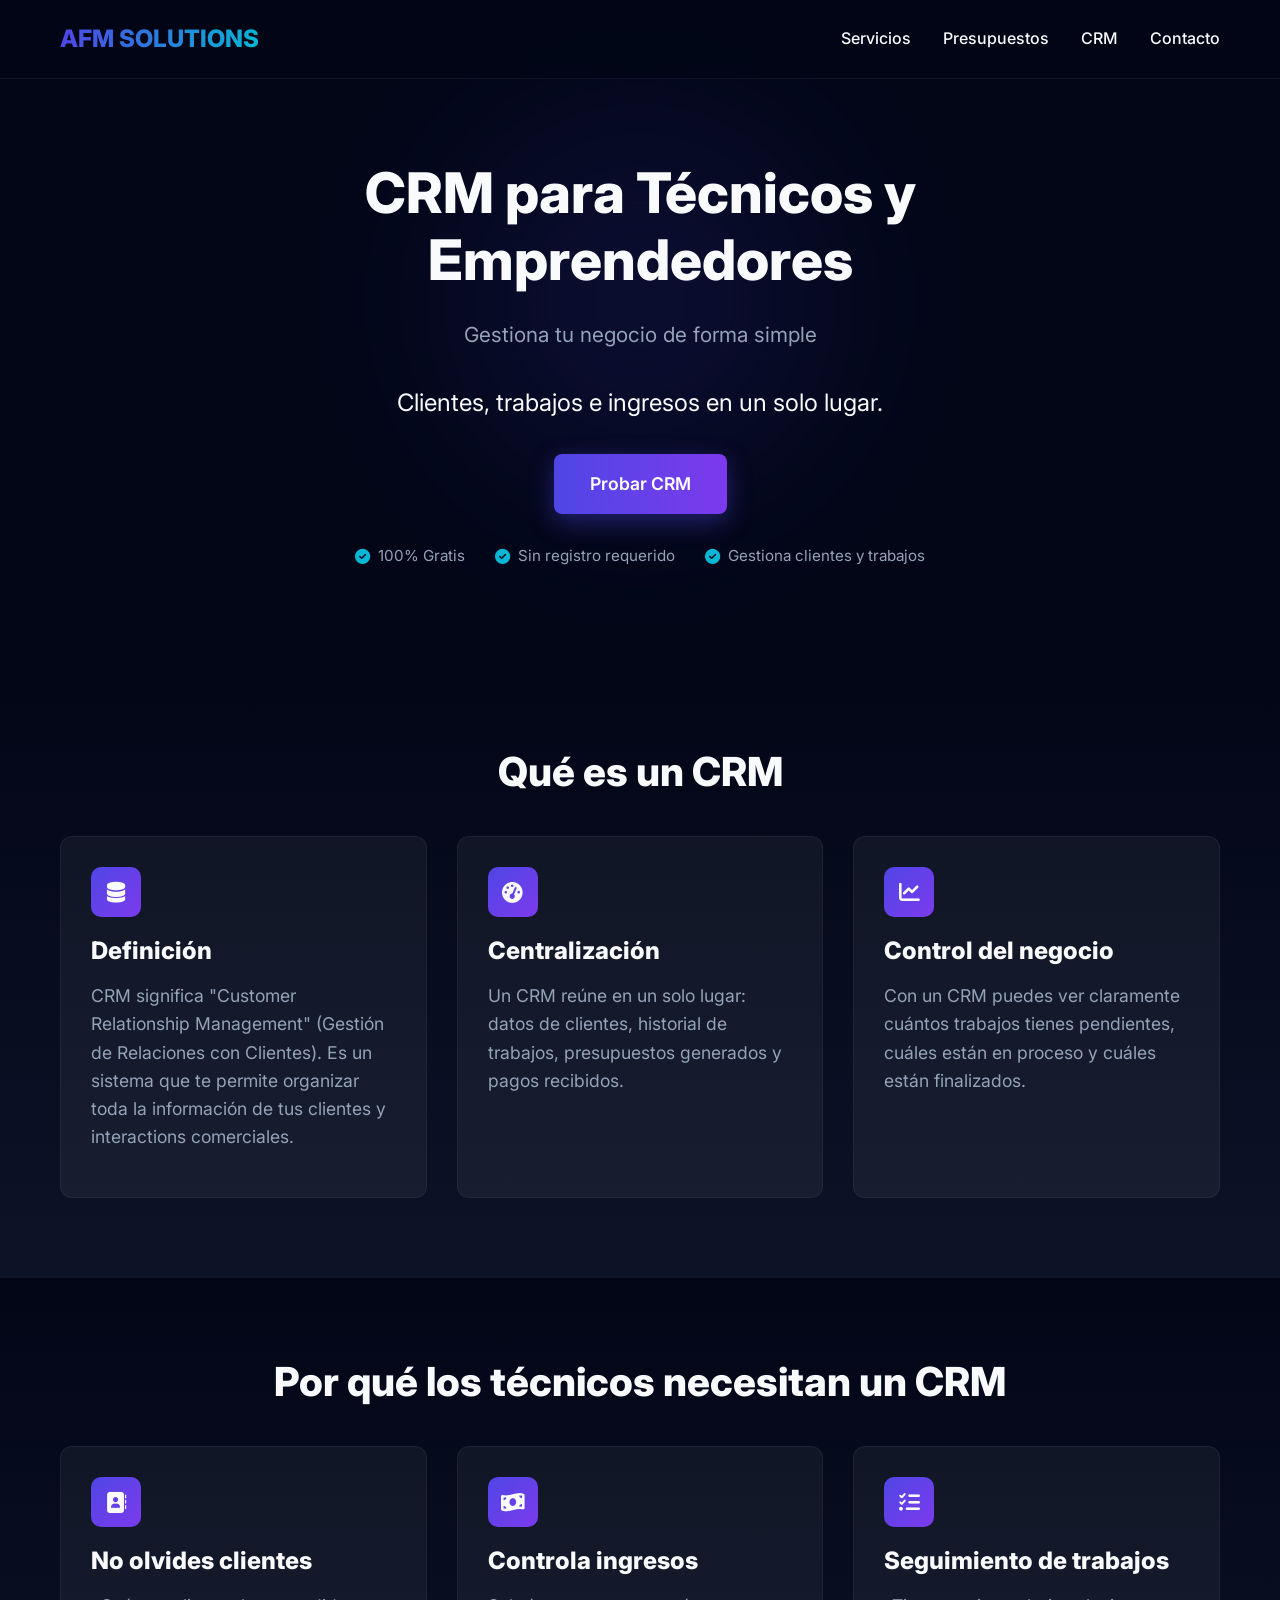
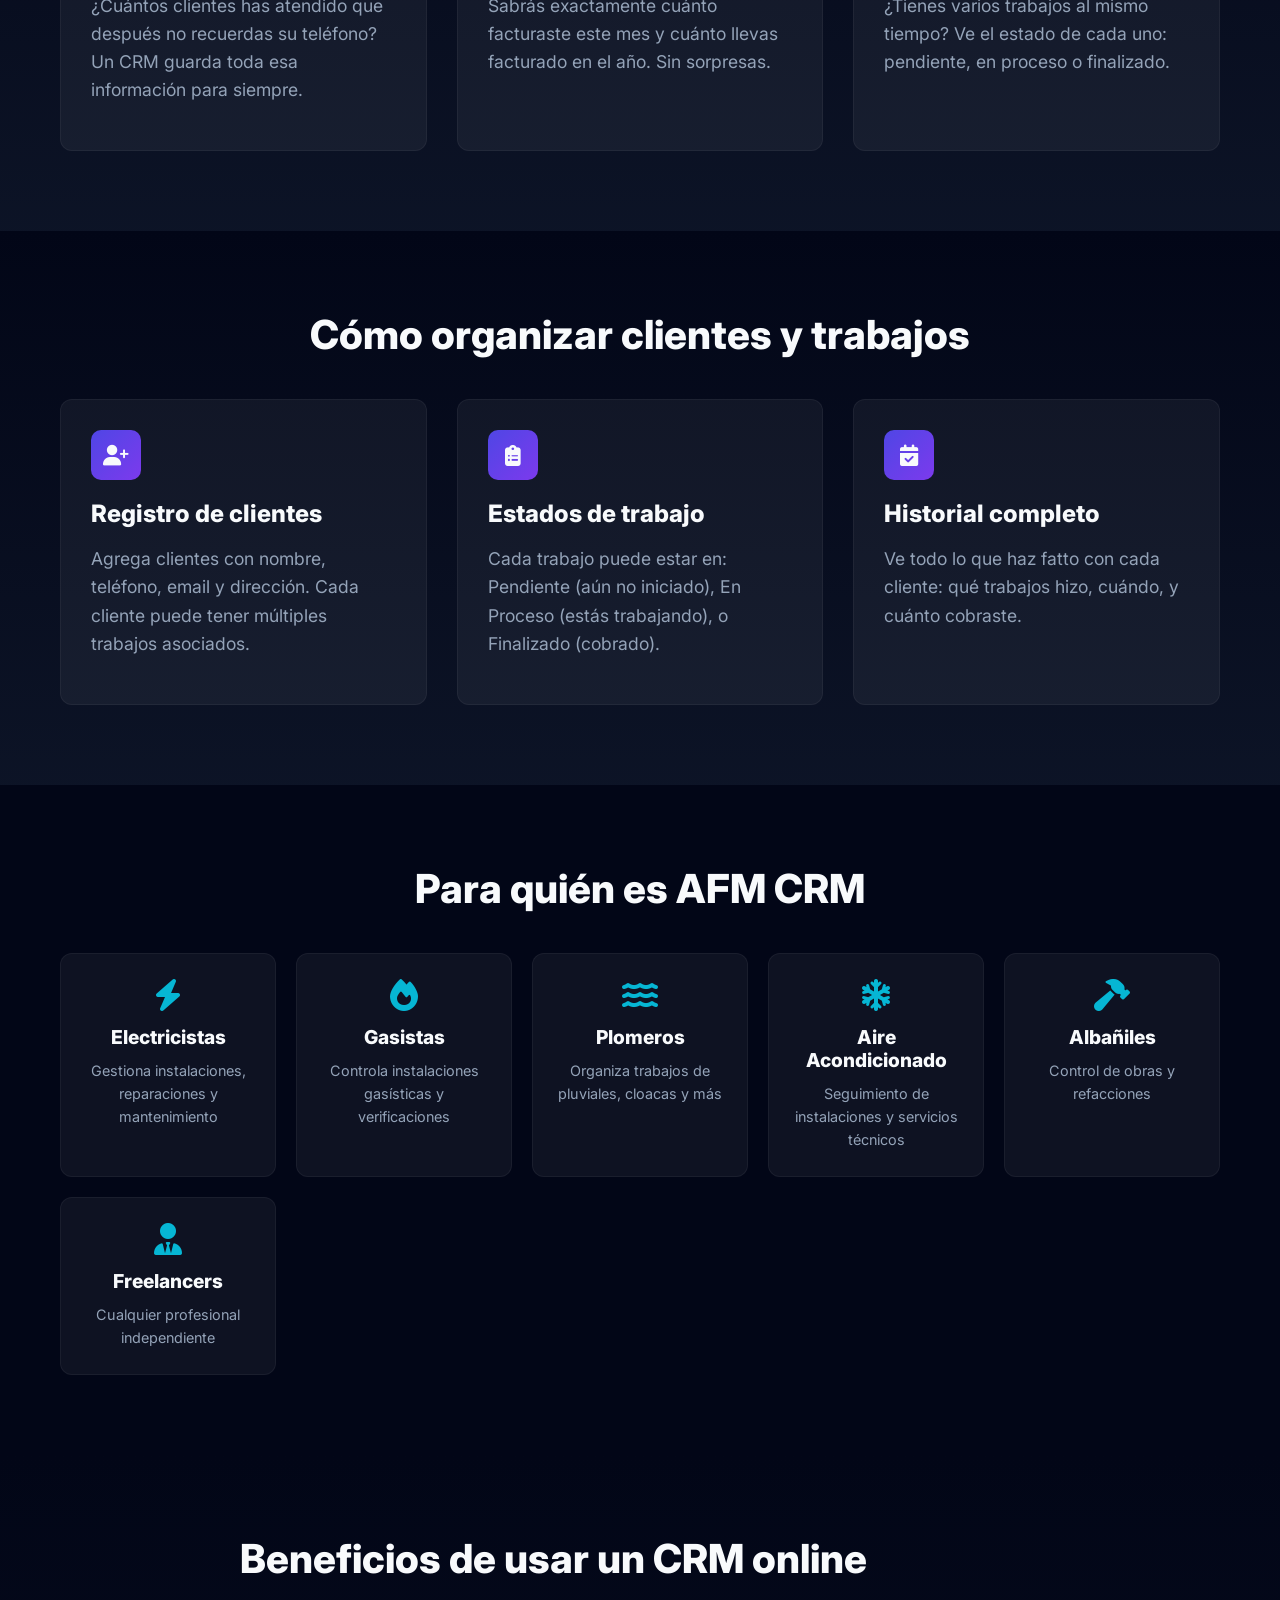
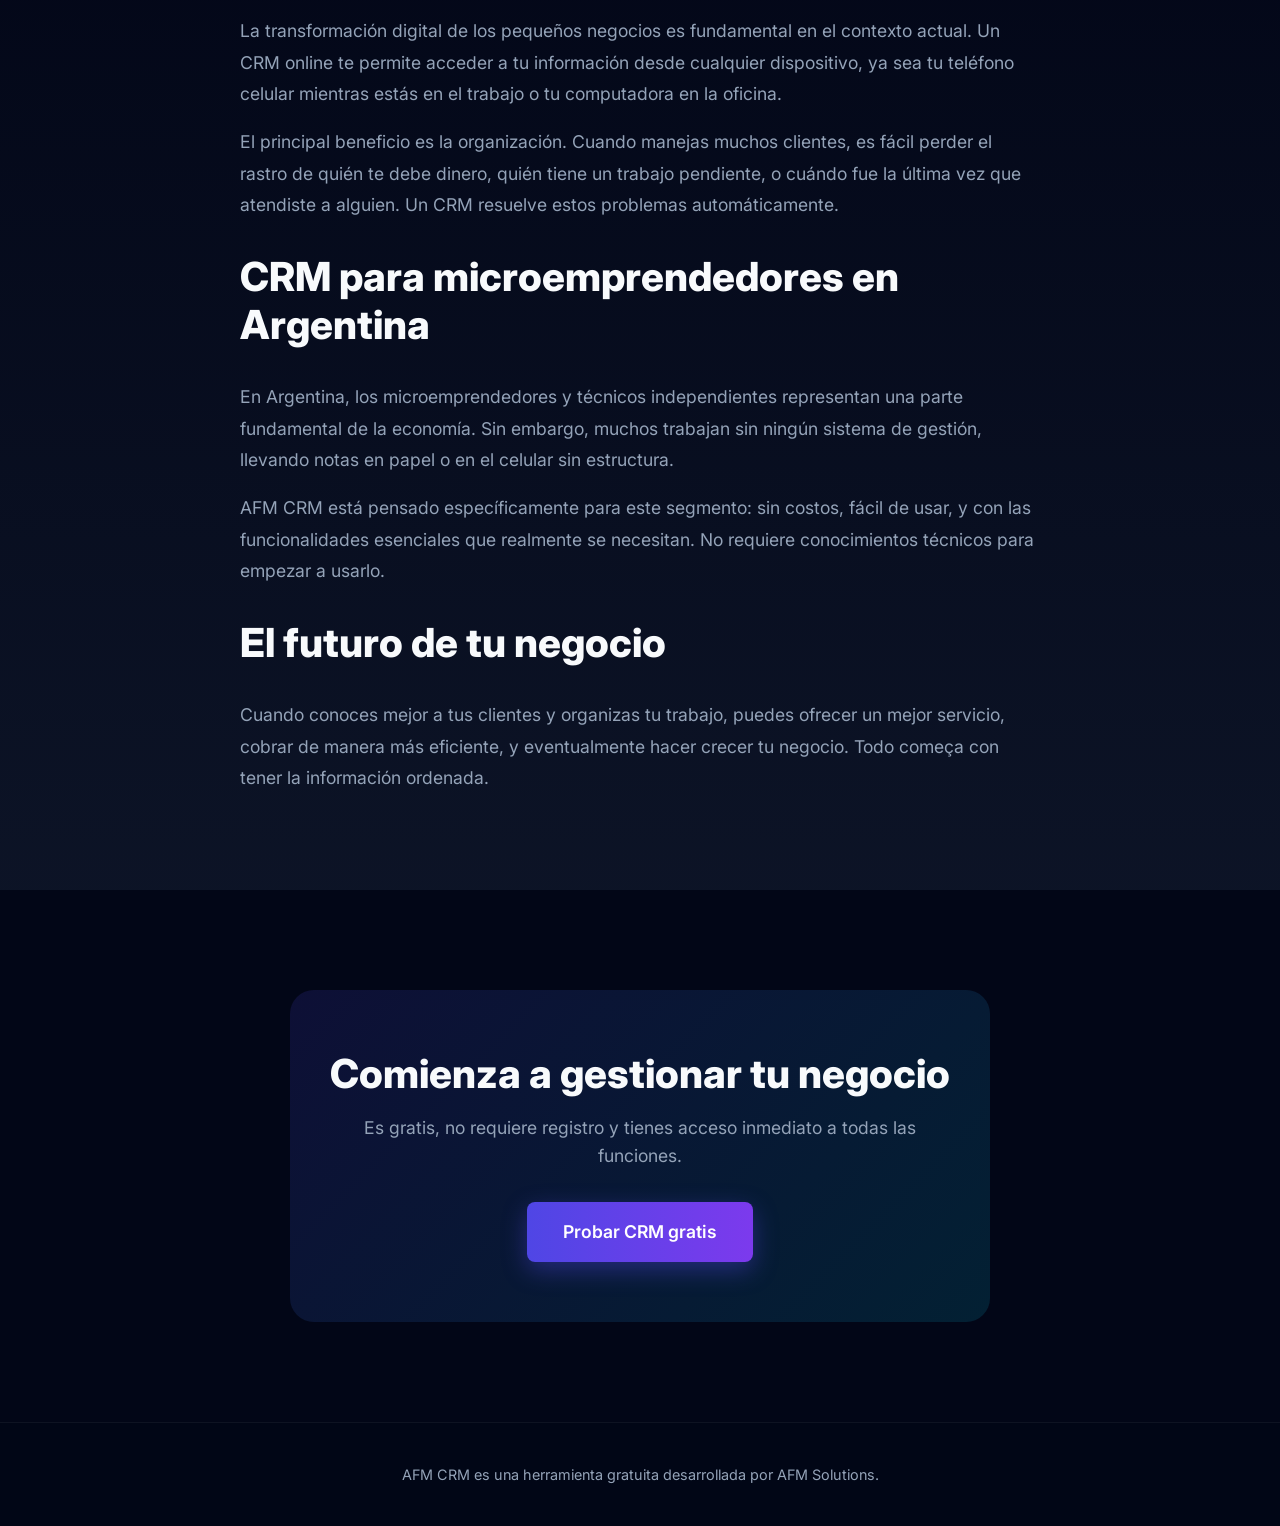
<file: crm-para-tecnicos.html>
<!DOCTYPE html>
<html lang="es">
<head>
    <meta charset="UTF-8">
    <meta name="viewport" content="width=device-width, initial-scale=1.0">
    <title>CRM para Técnicos Gratis | AFM CRM</title>
    <meta name="description" content="CRM online gratuito para técnicos y emprendedores. Gestiona clientes, trabajos e ingresos en un solo lugar.">
    <link rel="preconnect" href="https://fonts.googleapis.com">
    <link rel="preconnect" href="https://fonts.gstatic.com" crossorigin>
    <link href="https://fonts.googleapis.com/css2?family=Inter:wght@300;400;500;600;700;800&display=swap" rel="stylesheet">
    <link rel="stylesheet" href="https://cdnjs.cloudflare.com/ajax/libs/font-awesome/6.4.0/css/all.min.css">
    <style>
        * { margin: 0; padding: 0; box-sizing: border-box; }
        
        :root {
            --primary: #4f46e5;
            --secondary: #7c3aed;
            --accent: #06b6d4;
            --dark: #0f172a;
            --darker: #020617;
            --light: #f8fafc;
            --gray: #94a3b8;
            --glass: rgba(255, 255, 255, 0.05);
            --glow-primary: rgba(79, 70, 229, 0.4);
            --glow-accent: rgba(6, 182, 212, 0.4);
        }
        
        html { scroll-behavior: smooth; }
        
        body {
            font-family: 'Inter', sans-serif;
            background-color: var(--darker);
            color: var(--light);
            line-height: 1.6;
        }
        
        .container { max-width: 1200px; margin: 0 auto; padding: 0 20px; }
        
        section { padding: 80px 0; }
        
        h1, h2, h3 { font-weight: 800; line-height: 1.2; }
        
        h1 { font-size: 3.5rem; margin-bottom: 1.5rem; }
        h2 { font-size: 2.5rem; margin-bottom: 2rem; text-align: center; }
        h3 { font-size: 1.5rem; margin-bottom: 1rem; }
        
        p { font-size: 1.1rem; color: var(--gray); margin-bottom: 1rem; }
        
        .highlight { color: var(--accent); font-weight: 600; }
        
        .btn {
            display: inline-block;
            padding: 16px 36px;
            font-size: 1.1rem;
            font-weight: 600;
            text-decoration: none;
            border-radius: 8px;
            transition: all 0.3s ease;
            cursor: pointer;
            border: none;
        }
        
        .btn-primary {
            background: linear-gradient(90deg, var(--primary), var(--secondary));
            color: white;
            box-shadow: 0 8px 24px var(--glow-primary);
        }
        
        .btn-primary:hover { transform: translateY(-3px); box-shadow: 0 12px 32px var(--glow-primary); }
        
        .btn-outline {
            background: transparent;
            color: var(--light);
            border: 2px solid var(--glass);
            backdrop-filter: blur(10px);
        }
        
        .btn-outline:hover {
            border-color: var(--accent);
            box-shadow: 0 0 20px var(--glow-accent);
        }
        
        header {
            position: fixed;
            top: 0;
            width: 100%;
            padding: 20px 0;
            z-index: 1000;
            background: rgba(2, 6, 23, 0.85);
            backdrop-filter: blur(10px);
            border-bottom: 1px solid rgba(255, 255, 255, 0.05);
        }
        
        .navbar { display: flex; justify-content: space-between; align-items: center; }
        
        .logo {
            font-size: 1.5rem;
            font-weight: 800;
            background: linear-gradient(90deg, var(--primary), var(--accent));
            -webkit-background-clip: text;
            background-clip: text;
            color: transparent;
            text-decoration: none;
        }
        
        .nav-links { display: flex; gap: 2rem; align-items: center; }
        .nav-links a { color: var(--light); text-decoration: none; font-weight: 500; transition: color 0.3s; }
        .nav-links a:hover { color: var(--accent); }
        
        .hero {
            padding-top: 160px;
            padding-bottom: 100px;
            text-align: center;
            position: relative;
        }
        
        .hero::before {
            content: '';
            position: absolute;
            top: 0;
            left: 50%;
            transform: translateX(-50%);
            width: 600px;
            height: 600px;
            background: radial-gradient(circle, var(--primary) 0%, transparent 70%);
            opacity: 0.15;
            filter: blur(60px);
        }
        
        .hero-content { position: relative; z-index: 2; max-width: 800px; margin: 0 auto; }
        
        .hero-subtitle { font-size: 1.3rem; color: var(--gray); margin-bottom: 2rem; }
        
        .hero-features {
            display: flex;
            justify-content: center;
            gap: 30px;
            margin-top: 30px;
            flex-wrap: wrap;
        }
        
        .hero-feature {
            display: flex;
            align-items: center;
            gap: 8px;
            font-size: 0.95rem;
            color: var(--gray);
        }
        
        .hero-feature i { color: var(--accent); }
        
        .features-section { background: linear-gradient(180deg, var(--darker) 0%, rgba(15, 23, 42, 0.8) 100%); }
        
        .features-grid {
            display: grid;
            grid-template-columns: repeat(auto-fit, minmax(280px, 1fr));
            gap: 30px;
            margin-top: 40px;
        }
        
        .feature-card {
            background: var(--glass);
            border-radius: 12px;
            padding: 30px;
            border: 1px solid rgba(255, 255, 255, 0.05);
            transition: all 0.3s ease;
        }
        
        .feature-card:hover { transform: translateY(-5px); border-color: rgba(79, 70, 229, 0.3); }
        
        .feature-icon {
            width: 50px;
            height: 50px;
            display: flex;
            align-items: center;
            justify-content: center;
            background: linear-gradient(135deg, var(--primary), var(--secondary));
            border-radius: 10px;
            margin-bottom: 20px;
            font-size: 1.3rem;
        }
        
        .audience-section { background: var(--darker); }
        
        .audience-grid {
            display: grid;
            grid-template-columns: repeat(auto-fit, minmax(200px, 1fr));
            gap: 20px;
            margin-top: 40px;
        }
        
        .audience-item {
            text-align: center;
            padding: 25px;
            background: var(--glass);
            border-radius: 12px;
            border: 1px solid rgba(255, 255, 255, 0.05);
        }
        
        .audience-item i {
            font-size: 2rem;
            color: var(--accent);
            margin-bottom: 15px;
        }
        
        .audience-item h3 { font-size: 1.2rem; margin-bottom: 10px; }
        .audience-item p { font-size: 0.9rem; margin: 0; }
        
        .seo-section { background: linear-gradient(180deg, var(--darker) 0%, rgba(15, 23, 42, 0.8) 100%); }
        
        .seo-content { max-width: 800px; margin: 0 auto; }
        
        .seo-content h2 { text-align: left; }
        .seo-content p { line-height: 1.8; }
        
        .cta-section { text-align: center; padding: 100px 0; }
        
        .cta-box {
            background: linear-gradient(135deg, rgba(79, 70, 229, 0.15), rgba(6, 182, 212, 0.15));
            border-radius: 24px;
            padding: 60px 40px;
            max-width: 700px;
            margin: 0 auto;
        }
        
        .cta-box h2 { margin-bottom: 1rem; }
        .cta-box p { margin-bottom: 2rem; }
        
        footer {
            background: rgba(2, 6, 23, 0.9);
            padding: 40px 0;
            border-top: 1px solid rgba(255, 255, 255, 0.05);
            text-align: center;
        }
        
        footer p { font-size: 0.9rem; margin: 0; }
        
        @media (max-width: 768px) {
            h1 { font-size: 2.5rem; }
            h2 { font-size: 2rem; }
            .nav-links { display: none; }
            .hero-features { flex-direction: column; gap: 15px; }
        }
    </style>
</head>
<body>
    <header>
        <div class="container">
            <nav class="navbar">
                <a href="/" class="logo">AFM SOLUTIONS</a>
                <div class="nav-links">
                    <a href="/#services">Servicios</a>
                    <a href="/presupuestos-online-gratis.html">Presupuestos</a>
                    <a href="/crm-para-tecnicos.html">CRM</a>
                    <a href="/#contact">Contacto</a>
                </div>
            </nav>
        </div>
    </header>

    <section class="hero">
        <div class="container">
            <div class="hero-content">
                <h1>CRM para Técnicos y Emprendedores</h1>
                <p class="hero-subtitle">Gestiona tu negocio de forma simple</p>
                <p class="hero-subtitle" style="font-size: 1.5rem; color: var(--light); margin-bottom: 2rem;">Clientes, trabajos e ingresos en un solo lugar.</p>
                <a href="/apps/crm.html" class="btn btn-primary btn-large">Probar CRM</a>
                
                <div class="hero-features">
                    <div class="hero-feature">
                        <i class="fas fa-check-circle"></i>
                        <span>100% Gratis</span>
                    </div>
                    <div class="hero-feature">
                        <i class="fas fa-check-circle"></i>
                        <span>Sin registro requerido</span>
                    </div>
                    <div class="hero-feature">
                        <i class="fas fa-check-circle"></i>
                        <span>Gestiona clientes y trabajos</span>
                    </div>
                </div>
            </div>
        </div>
    </section>

    <section class="features-section">
        <div class="container">
            <h2>Qué es un CRM</h2>
            <div class="features-grid">
                <div class="feature-card">
                    <div class="feature-icon"><i class="fas fa-database"></i></div>
                    <h3>Definición</h3>
                    <p>CRM significa "Customer Relationship Management" (Gestión de Relaciones con Clientes). Es un sistema que te permite organizar toda la información de tus clientes y interactions comerciales.</p>
                </div>
                <div class="feature-card">
                    <div class="feature-icon"><i class="fas fa-tachometer-alt"></i></div>
                    <h3>Centralización</h3>
                    <p>Un CRM reúne en un solo lugar: datos de clientes, historial de trabajos, presupuestos generados y pagos recibidos.</p>
                </div>
                <div class="feature-card">
                    <div class="feature-icon"><i class="fas fa-chart-line"></i></div>
                    <h3>Control del negocio</h3>
                    <p>Con un CRM puedes ver claramente cuántos trabajos tienes pendientes, cuáles están en proceso y cuáles están finalizados.</p>
                </div>
            </div>
        </div>
    </section>

    <section class="features-section">
        <div class="container">
            <h2>Por qué los técnicos necesitan un CRM</h2>
            <div class="features-grid">
                <div class="feature-card">
                    <div class="feature-icon"><i class="fas fa-address-book"></i></div>
                    <h3>No olvides clientes</h3>
                    <p>¿Cuántos clientes has atendido que después no recuerdas su teléfono? Un CRM guarda toda esa información para siempre.</p>
                </div>
                <div class="feature-card">
                    <div class="feature-icon"><i class="fas fa-money-bill-wave"></i></div>
                    <h3>Controla ingresos</h3>
                    <p>Sabrás exactamente cuánto facturaste este mes y cuánto llevas facturado en el año. Sin sorpresas.</p>
                </div>
                <div class="feature-card">
                    <div class="feature-icon"><i class="fas fa-tasks"></i></div>
                    <h3>Seguimiento de trabajos</h3>
                    <p>¿Tienes varios trabajos al mismo tiempo? Ve el estado de cada uno: pendiente, en proceso o finalizado.</p>
                </div>
            </div>
        </div>
    </section>

    <section class="features-section">
        <div class="container">
            <h2>Cómo organizar clientes y trabajos</h2>
            <div class="features-grid">
                <div class="feature-card">
                    <div class="feature-icon"><i class="fas fa-user-plus"></i></div>
                    <h3>Registro de clientes</h3>
                    <p>Agrega clientes con nombre, teléfono, email y dirección. Cada cliente puede tener múltiples trabajos asociados.</p>
                </div>
                <div class="feature-card">
                    <div class="feature-icon"><i class="fas fa-clipboard-list"></i></div>
                    <h3>Estados de trabajo</h3>
                    <p>Cada trabajo puede estar en: Pendiente (aún no iniciado), En Proceso (estás trabajando), o Finalizado (cobrado).</p>
                </div>
                <div class="feature-card">
                    <div class="feature-icon"><i class="fas fa-calendar-check"></i></div>
                    <h3>Historial completo</h3>
                    <p>Ve todo lo que haz fatto con cada cliente: qué trabajos hizo, cuándo, y cuánto cobraste.</p>
                </div>
            </div>
        </div>
    </section>

    <section class="audience-section">
        <div class="container">
            <h2>Para quién es AFM CRM</h2>
            <div class="audience-grid">
                <div class="audience-item">
                    <i class="fas fa-bolt"></i>
                    <h3>Electricistas</h3>
                    <p>Gestiona instalaciones, reparaciones y mantenimiento</p>
                </div>
                <div class="audience-item">
                    <i class="fas fa-fire"></i>
                    <h3>Gasistas</h3>
                    <p>Controla instalaciones gasísticas y verificaciones</p>
                </div>
                <div class="audience-item">
                    <i class="fas fa-water"></i>
                    <h3>Plomeros</h3>
                    <p>Organiza trabajos de pluviales, cloacas y más</p>
                </div>
                <div class="audience-item">
                    <i class="fas fa-snowflake"></i>
                    <h3>Aire Acondicionado</h3>
                    <p>Seguimiento de instalaciones y servicios técnicos</p>
                </div>
                <div class="audience-item">
                    <i class="fas fa-hammer"></i>
                    <h3>Albañiles</h3>
                    <p>Control de obras y refacciones</p>
                </div>
                <div class="audience-item">
                    <i class="fas fa-user-tie"></i>
                    <h3>Freelancers</h3>
                    <p>Cualquier profesional independiente</p>
                </div>
            </div>
        </div>
    </section>

    <section class="seo-section">
        <div class="container">
            <div class="seo-content">
                <h2>Beneficios de usar un CRM online</h2>
                <p>La transformación digital de los pequeños negocios es fundamental en el contexto actual. Un CRM online te permite acceder a tu información desde cualquier dispositivo, ya sea tu teléfono celular mientras estás en el trabajo o tu computadora en la oficina.</p>
                
                <p style="margin-top: 1rem;">El principal beneficio es la organización. Cuando manejas muchos clientes, es fácil perder el rastro de quién te debe dinero, quién tiene un trabajo pendiente, o cuándo fue la última vez que atendiste a alguien. Un CRM resuelve estos problemas automáticamente.</p>
                
                <h2 style="margin-top: 2rem;">CRM para microemprendedores en Argentina</h2>
                <p>En Argentina, los microemprendedores y técnicos independientes representan una parte fundamental de la economía. Sin embargo, muchos trabajan sin ningún sistema de gestión, llevando notas en papel o en el celular sin estructura.</p>
                
                <p style="margin-top: 1rem;">AFM CRM está pensado específicamente para este segmento: sin costos, fácil de usar, y con las funcionalidades esenciales que realmente se necesitan. No requiere conocimientos técnicos para empezar a usarlo.</p>
                
                <h2 style="margin-top: 2rem;">El futuro de tu negocio</h2>
                <p>Cuando conoces mejor a tus clientes y organizas tu trabajo, puedes ofrecer un mejor servicio, cobrar de manera más eficiente, y eventualmente hacer crecer tu negocio. Todo começa con tener la información ordenada.</p>
            </div>
        </div>
    </section>

    <section class="cta-section">
        <div class="container">
            <div class="cta-box">
                <h2>Comienza a gestionar tu negocio</h2>
                <p>Es gratis, no requiere registro y tienes acceso inmediato a todas las funciones.</p>
                <a href="/apps/crm.html" class="btn btn-primary btn-large">Probar CRM gratis</a>
            </div>
        </div>
    </section>

    <footer>
        <div class="container">
            <p>AFM CRM es una herramienta gratuita desarrollada por AFM Solutions.</p>
        </div>
    </footer>
</body>
</html>
</file>
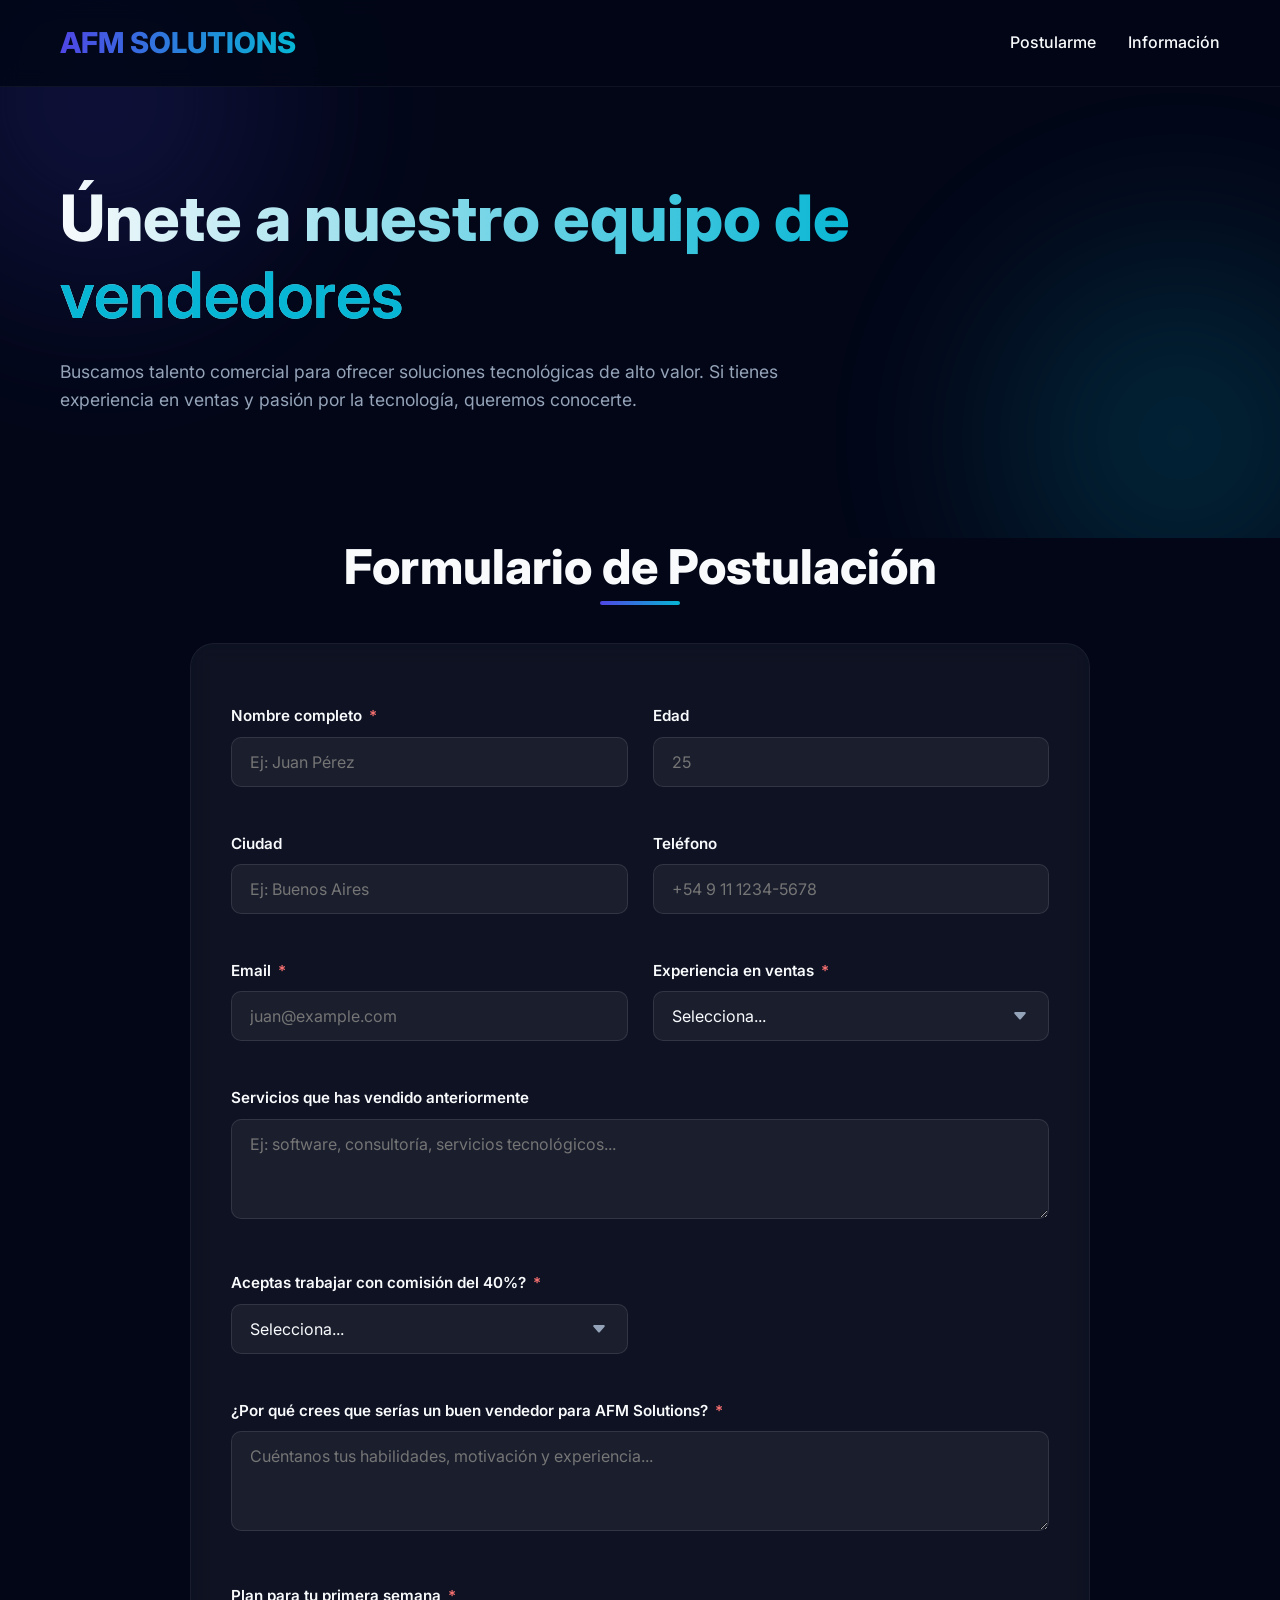
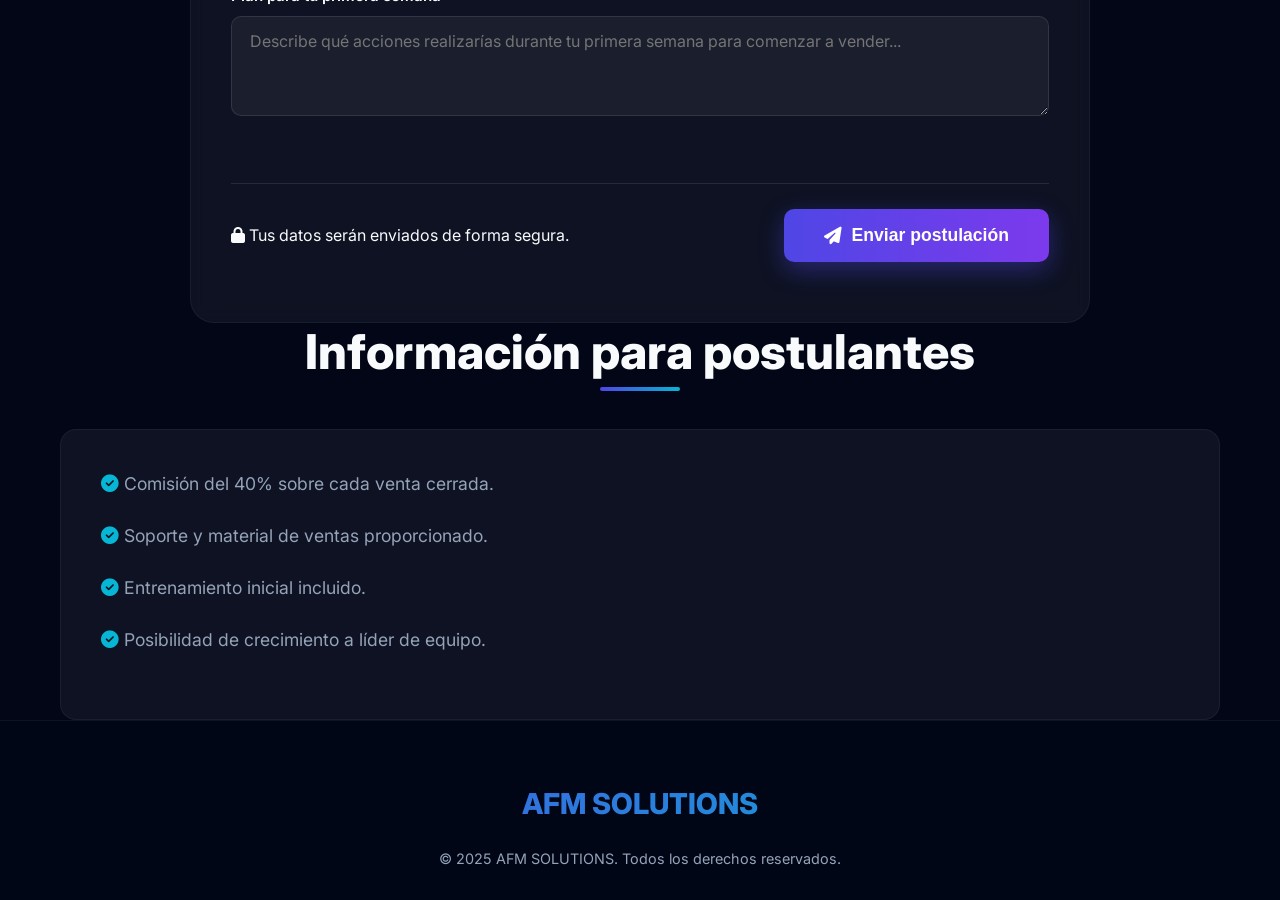
<file: postulacion.html>
<!DOCTYPE html>
<html lang="es">
<head>
    <meta charset="UTF-8">
    <meta name="viewport" content="width=device-width, initial-scale=1.0">
    <title>AFM SOLUTIONS | Postulación de Vendedores</title>
    <link rel="preconnect" href="https://fonts.googleapis.com">
    <link rel="preconnect" href="https://fonts.gstatic.com" crossorigin>
    <link href="https://fonts.googleapis.com/css2?family=Inter:wght@300;400;500;600;700;800&display=swap" rel="stylesheet">
    <link rel="stylesheet" href="https://cdnjs.cloudflare.com/ajax/libs/font-awesome/6.4.0/css/all.min.css">
    <style>
        /* ===== RESET Y ESTILOS BASE (mismos que la web principal) ===== */
        * {
            margin: 0;
            padding: 0;
            box-sizing: border-box;
        }
        :root {
            --primary: #4f46e5;
            --secondary: #7c3aed;
            --accent: #06b6d4;
            --dark: #0f172a;
            --darker: #020617;
            --light: #f8fafc;
            --gray: #94a3b8;
            --glass: rgba(255, 255, 255, 0.05);
            --glow-primary: rgba(79, 70, 229, 0.4);
            --glow-accent: rgba(6, 182, 212, 0.4);
        }
        html { scroll-behavior: smooth; }
        body {
            font-family: 'Inter', sans-serif;
            background-color: var(--darker);
            color: var(--light);
            line-height: 1.6;
            overflow-x: hidden;
        }
        .container {
            width: 100%;
            max-width: 1200px;
            margin: 0 auto;
            padding: 0 20px;
        }
        section { padding: 100px 0; }
        h1, h2, h3, h4 { font-weight: 800; line-height: 1.2; }
        h1 {
            font-size: 4rem;
            background: linear-gradient(90deg, var(--light), var(--accent));
            -webkit-background-clip: text;
            background-clip: text;
            color: transparent;
            margin-bottom: 1.5rem;
        }
        h2 {
            font-size: 3rem;
            margin-bottom: 3rem;
            text-align: center;
            position: relative;
        }
        h2::after {
            content: '';
            position: absolute;
            bottom: -10px;
            left: 50%;
            transform: translateX(-50%);
            width: 80px;
            height: 4px;
            background: linear-gradient(90deg, var(--primary), var(--accent));
            border-radius: 2px;
        }
        h3 { font-size: 1.8rem; margin-bottom: 1rem; }
        p {
            font-size: 1.1rem;
            color: var(--gray);
            margin-bottom: 1.5rem;
        }
        .highlight { color: var(--accent); font-weight: 600; }

        /* Botones */
        .btn {
            display: inline-block;
            padding: 16px 36px;
            font-size: 1.1rem;
            font-weight: 600;
            text-decoration: none;
            border-radius: 8px;
            transition: all 0.3s ease;
            cursor: pointer;
            border: none;
            position: relative;
            overflow: hidden;
            z-index: 1;
        }
        .btn-primary {
            background: linear-gradient(90deg, var(--primary), var(--secondary));
            color: white;
            box-shadow: 0 8px 24px var(--glow-primary);
        }
        .btn-primary:hover {
            transform: translateY(-3px);
            box-shadow: 0 12px 32px var(--glow-primary);
        }
        .btn-outline {
            background: transparent;
            color: var(--light);
            border: 2px solid var(--glass);
            backdrop-filter: blur(10px);
        }
        .btn-outline:hover {
            border-color: var(--accent);
            box-shadow: 0 0 20px var(--glow-accent);
        }

        /* Header */
        header {
            position: fixed;
            top: 0;
            width: 100%;
            padding: 20px 0;
            z-index: 1000;
            background: rgba(2, 6, 23, 0.85);
            backdrop-filter: blur(10px);
            border-bottom: 1px solid rgba(255, 255, 255, 0.05);
        }
        .navbar {
            display: flex;
            justify-content: space-between;
            align-items: center;
        }
        .logo {
            font-size: 1.8rem;
            font-weight: 800;
            background: linear-gradient(90deg, var(--primary), var(--accent));
            -webkit-background-clip: text;
            background-clip: text;
            color: transparent;
        }
        .nav-links {
            display: flex;
            gap: 2rem;
        }
        .nav-links a {
            color: var(--light);
            text-decoration: none;
            font-weight: 500;
            transition: color 0.3s ease;
        }
        .nav-links a:hover { color: var(--accent); }
        .mobile-menu-btn {
            display: none;
            background: none;
            border: none;
            color: var(--light);
            font-size: 1.5rem;
            cursor: pointer;
        }

        /* Hero Section (adaptada) */
        .hero {
            padding-top: 180px;
            padding-bottom: 100px;
            position: relative;
            overflow: hidden;
        }
        .hero::before {
            content: '';
            position: absolute;
            top: -200px;
            left: -200px;
            width: 600px;
            height: 600px;
            background: radial-gradient(circle, var(--primary) 0%, transparent 70%);
            opacity: 0.2;
            filter: blur(60px);
        }
        .hero::after {
            content: '';
            position: absolute;
            bottom: -200px;
            right: -200px;
            width: 600px;
            height: 600px;
            background: radial-gradient(circle, var(--accent) 0%, transparent 70%);
            opacity: 0.2;
            filter: blur(60px);
        }
        .hero-content {
            max-width: 800px;
            position: relative;
            z-index: 2;
        }

        /* ===== ESTILOS DEL FORMULARIO DE POSTULACIÓN ===== */
        .form-section {
            background: var(--glass);
            backdrop-filter: blur(10px);
            border-radius: 24px;
            padding: 60px 40px;
            border: 1px solid rgba(255,255,255,0.05);
            max-width: 900px;
            margin: 0 auto;
        }
        .form-grid {
            display: grid;
            grid-template-columns: repeat(2, 1fr);
            gap: 25px;
        }
        .form-group {
            margin-bottom: 20px;
        }
        .form-group.full-width {
            grid-column: span 2;
        }
        .form-group label {
            display: block;
            margin-bottom: 8px;
            color: var(--light);
            font-weight: 600;
            font-size: 0.95rem;
        }
        .form-group label .required {
            color: #f87171;
            margin-left: 3px;
        }
        .form-control {
            width: 100%;
            padding: 14px 18px;
            background: rgba(255,255,255,0.05);
            border: 1px solid rgba(255,255,255,0.1);
            border-radius: 10px;
            color: var(--light);
            font-family: 'Inter', sans-serif;
            font-size: 1rem;
            transition: all 0.3s ease;
        }
        .form-control:focus {
            outline: none;
            border-color: var(--accent);
            box-shadow: 0 0 0 3px rgba(6,182,212,0.2);
            background: rgba(255,255,255,0.08);
        }
        select.form-control {
            appearance: none;
            background-image: url("data:image/svg+xml,%3Csvg xmlns='http://www.w3.org/2000/svg' width='16' height='16' fill='%2394a3b8' viewBox='0 0 16 16'%3E%3Cpath d='M7.247 11.14 2.451 5.658C1.885 5.013 2.345 4 3.204 4h9.592a1 1 0 0 1 .753 1.659l-4.796 5.48a1 1 0 0 1-1.506 0z'/%3E%3C/svg%3E");
            background-repeat: no-repeat;
            background-position: right 20px center;
            background-size: 16px;
            padding-right: 50px;
        }
        select.form-control option {
            background: var(--darker);
            color: var(--light);
        }
        textarea.form-control {
            min-height: 100px;
            resize: vertical;
        }
        .form-footer {
            display: flex;
            justify-content: space-between;
            align-items: center;
            margin-top: 40px;
            padding-top: 25px;
            border-top: 1px solid rgba(255,255,255,0.1);
        }
        .btn-submit {
            background: linear-gradient(90deg, var(--primary), var(--secondary));
            color: white;
            padding: 16px 40px;
            border-radius: 10px;
            font-weight: 600;
            font-size: 1.1rem;
            border: none;
            cursor: pointer;
            transition: all 0.3s ease;
            display: flex;
            align-items: center;
            gap: 10px;
            box-shadow: 0 8px 24px var(--glow-primary);
        }
        .btn-submit:hover:not(:disabled) {
            transform: translateY(-3px);
            box-shadow: 0 12px 32px var(--glow-primary);
        }
        .btn-submit:disabled {
            opacity: 0.6;
            cursor: not-allowed;
        }
        .form-message {
            padding: 15px 20px;
            border-radius: 10px;
            font-weight: 500;
            margin-top: 20px;
            display: none;
        }
        .form-message.success {
            background: rgba(16, 185, 129, 0.2);
            border: 1px solid #10b981;
            color: #10b981;
            display: block;
        }
        .form-message.error {
            background: rgba(239, 68, 68, 0.2);
            border: 1px solid #ef4444;
            color: #ef4444;
            display: block;
        }

        /* Footer */
        footer {
            background: rgba(2,6,23,0.9);
            padding: 60px 0 30px;
            border-top: 1px solid rgba(255,255,255,0.05);
            text-align: center;
        }
        .copyright {
            color: var(--gray);
            font-size: 0.9rem;
        }

        /* Responsive */
        @media (max-width: 768px) {
            .form-grid {
                grid-template-columns: 1fr;
            }
            .form-group.full-width {
                grid-column: span 1;
            }
            .form-footer {
                flex-direction: column;
                gap: 20px;
                text-align: center;
            }
            .nav-links { display: none; }
            .mobile-menu-btn { display: block; }
            h1 { font-size: 2.8rem; }
            h2 { font-size: 2.2rem; }
        }
    </style>
</head>
<body>
    <header>
        <div class="container">
            <nav class="navbar">
                <div class="logo">AFM SOLUTIONS</div>
                <div class="nav-links">
                    <a href="#form">Postularme</a>
                    <a href="#info">Información</a>
                </div>
                <button class="mobile-menu-btn"><i class="fas fa-bars"></i></button>
            </nav>
        </div>
    </header>

    <section class="hero">
        <div class="container">
            <div class="hero-content">
                <h1>Únete a nuestro equipo de <span class="highlight">vendedores</span></h1>
                <p class="hero-subtitle">Buscamos talento comercial para ofrecer soluciones tecnológicas de alto valor. Si tienes experiencia en ventas y pasión por la tecnología, queremos conocerte.</p>
            </div>
        </div>
    </section>

    <section id="form" class="container">
        <h2>Formulario de Postulación</h2>
        <div class="form-section">
            <form id="sellerForm">
                <div class="form-grid">
                    <!-- Datos Personales -->
                    <div class="form-group">
                        <label>Nombre completo <span class="required">*</span></label>
                        <input type="text" class="form-control" name="nombre" required placeholder="Ej: Juan Pérez">
                    </div>
                    <div class="form-group">
                        <label>Edad</label>
                        <input type="number" class="form-control" name="edad" placeholder="25">
                    </div>
                    <div class="form-group">
                        <label>Ciudad</label>
                        <input type="text" class="form-control" name="ciudad" placeholder="Ej: Buenos Aires">
                    </div>
                    <div class="form-group">
                        <label>Teléfono</label>
                        <input type="tel" class="form-control" name="telefono" placeholder="+54 9 11 1234-5678">
                    </div>
                    <div class="form-group">
                        <label>Email <span class="required">*</span></label>
                        <input type="email" class="form-control" name="email" required placeholder="juan@example.com">
                    </div>

                    <!-- Experiencia Comercial -->
                    <div class="form-group">
                        <label>Experiencia en ventas <span class="required">*</span></label>
                        <select class="form-control" name="experiencia" required>
                            <option value="">Selecciona...</option>
                            <option value="Ninguna">Ninguna</option>
                            <option value="Menos de 1 año">Menos de 1 año</option>
                            <option value="1-3 años">1 a 3 años</option>
                            <option value="3-5 años">3 a 5 años</option>
                            <option value="Más de 5 años">Más de 5 años</option>
                        </select>
                    </div>
                    <div class="form-group full-width">
                        <label>Servicios que has vendido anteriormente</label>
                        <textarea class="form-control" name="servicios_vendidos" placeholder="Ej: software, consultoría, servicios tecnológicos..."></textarea>
                    </div>

                    <!-- Mentalidad -->
                    <div class="form-group">
                        <label>Aceptas trabajar con comisión del 40%? <span class="required">*</span></label>
                        <select class="form-control" name="comision_40" required>
                            <option value="">Selecciona...</option>
                            <option value="Sí">Sí, acepto</option>
                            <option value="No">No, prefiero otro modelo</option>
                            <option value="Depende">Depende de las condiciones</option>
                        </select>
                    </div>
                    <div class="form-group full-width">
                        <label>¿Por qué crees que serías un buen vendedor para AFM Solutions? <span class="required">*</span></label>
                        <textarea class="form-control" name="por_que_seria_bueno" required placeholder="Cuéntanos tus habilidades, motivación y experiencia..."></textarea>
                    </div>

                    <!-- Compromiso -->
                    <div class="form-group full-width">
                        <label>Plan para tu primera semana <span class="required">*</span></label>
                        <textarea class="form-control" name="plan_primera_semana" required placeholder="Describe qué acciones realizarías durante tu primera semana para comenzar a vender..."></textarea>
                    </div>
                </div>

                <div class="form-footer">
                    <div class="form-info">
                        <i class="fas fa-lock"></i> Tus datos serán enviados de forma segura.
                    </div>
                    <button type="submit" class="btn-submit" id="submitBtn">
                        <i class="fas fa-paper-plane"></i> Enviar postulación
                    </button>
                </div>
                <div id="formMessage" class="form-message"></div>
            </form>
        </div>
    </section>

    <section id="info" class="container">
        <h2>Información para postulantes</h2>
        <div style="background: var(--glass); border-radius: 16px; padding: 40px; border: 1px solid rgba(255,255,255,0.05);">
            <p><i class="fas fa-check-circle" style="color: var(--accent);"></i> Comisión del 40% sobre cada venta cerrada.</p>
            <p><i class="fas fa-check-circle" style="color: var(--accent);"></i> Soporte y material de ventas proporcionado.</p>
            <p><i class="fas fa-check-circle" style="color: var(--accent);"></i> Entrenamiento inicial incluido.</p>
            <p><i class="fas fa-check-circle" style="color: var(--accent);"></i> Posibilidad de crecimiento a líder de equipo.</p>
        </div>
    </section>

    <footer>
        <div class="container">
            <div class="logo" style="margin-bottom: 20px;">AFM SOLUTIONS</div>
            <div class="copyright">&copy; 2025 AFM SOLUTIONS. Todos los derechos reservados.</div>
        </div>
    </footer>

    <script>
        // Configuración: URL del Web App de Google Apps Script (debes reemplazarla)
        const APPS_SCRIPT_URL = 'https://script.google.com/macros/s/AKfycbytEFqxX5VLiM6RnO5CR_1ZZglQzvPboJZc9GdOSs9QTcWRAjhSjZoQ68fzUXsTvqndBg/exec';

        const form = document.getElementById('sellerForm');
        const submitBtn = document.getElementById('submitBtn');
        const formMessage = document.getElementById('formMessage');

        form.addEventListener('submit', async (e) => {
            e.preventDefault();

            // Validar campos requeridos (el navegador ya lo hace, pero por seguridad)
            if (!form.checkValidity()) {
                form.reportValidity();
                return;
            }

            // Deshabilitar botón
            submitBtn.disabled = true;
            submitBtn.innerHTML = '<i class="fas fa-spinner fa-spin"></i> Enviando...';
            formMessage.className = 'form-message';
            formMessage.style.display = 'none';

            // Recopilar datos del formulario
            const formData = new FormData(form);
            const data = {};
            formData.forEach((value, key) => {
                data[key] = value;
            });

            // Enviar a Google Apps Script
            try {
                const response = await fetch(APPS_SCRIPT_URL, {
                    method: 'POST',
                    mode: 'no-cors', // Necesario para evitar problemas CORS con Apps Script
                    headers: {
                        'Content-Type': 'application/x-www-form-urlencoded',
                    },
                    body: new URLSearchParams(data).toString()
                });

                // Con 'no-cors' no podemos leer la respuesta, así que asumimos éxito si no hay error de red.
                // Mostramos mensaje de éxito.
                formMessage.className = 'form-message success';
                formMessage.textContent = '¡Postulación enviada con éxito! Gracias por tu interés.';
                formMessage.style.display = 'block';
                form.reset();

                // Opcional: podrías hacer una segunda petición con cors para verificar, pero no es necesario.
            } catch (error) {
                console.error('Error:', error);
                formMessage.className = 'form-message error';
                formMessage.textContent = 'Hubo un error al enviar. Por favor intenta nuevamente.';
                formMessage.style.display = 'block';
            } finally {
                submitBtn.disabled = false;
                submitBtn.innerHTML = '<i class="fas fa-paper-plane"></i> Enviar postulación';
            }
        });

        // Menú móvil simple
        document.querySelector('.mobile-menu-btn').addEventListener('click', function() {
            const nav = document.querySelector('.nav-links');
            nav.style.display = nav.style.display === 'flex' ? 'none' : 'flex';
            if (nav.style.display === 'flex') {
                nav.style.flexDirection = 'column';
                nav.style.position = 'absolute';
                nav.style.top = '100%';
                nav.style.left = '0';
                nav.style.width = '100%';
                nav.style.backgroundColor = 'var(--darker)';
                nav.style.padding = '20px';
                nav.style.gap = '15px';
                nav.style.borderTop = '1px solid rgba(255,255,255,0.05)';
            }
        });
    </script>
</body>
</html>
</file>
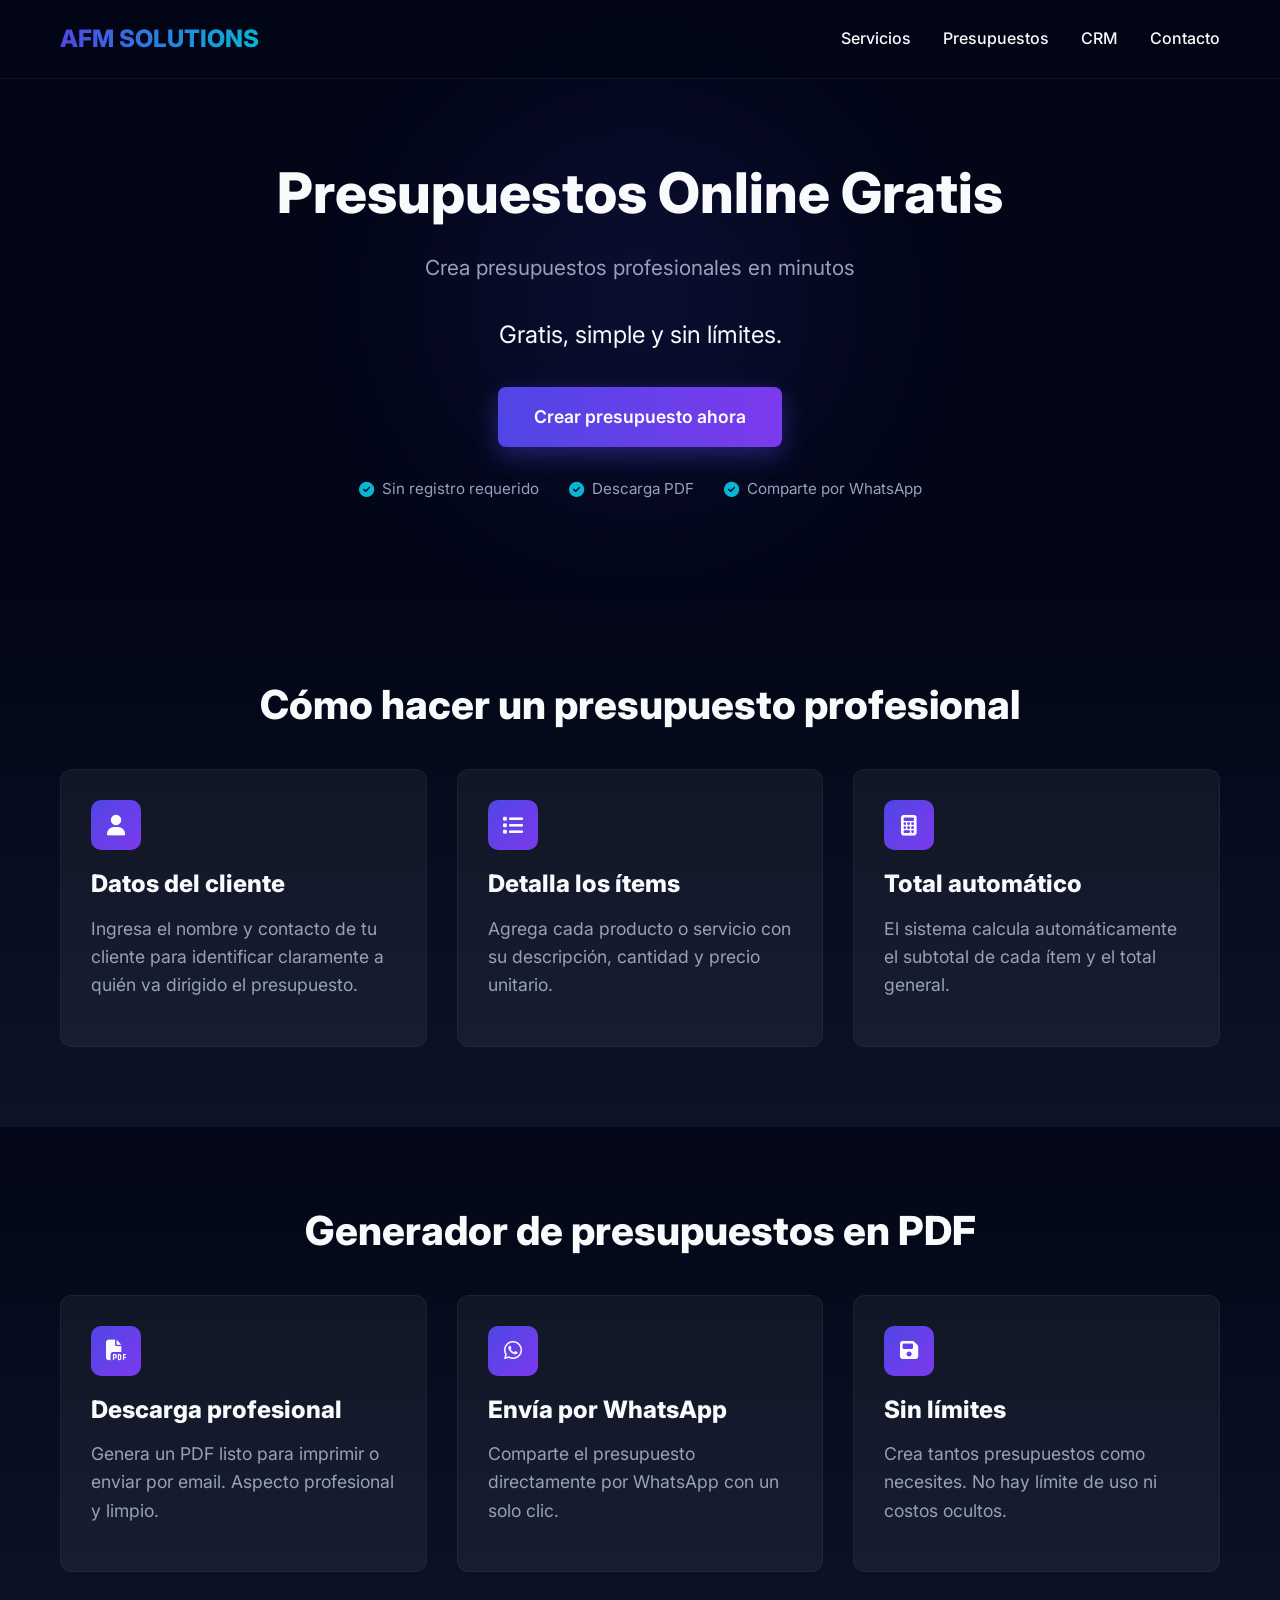
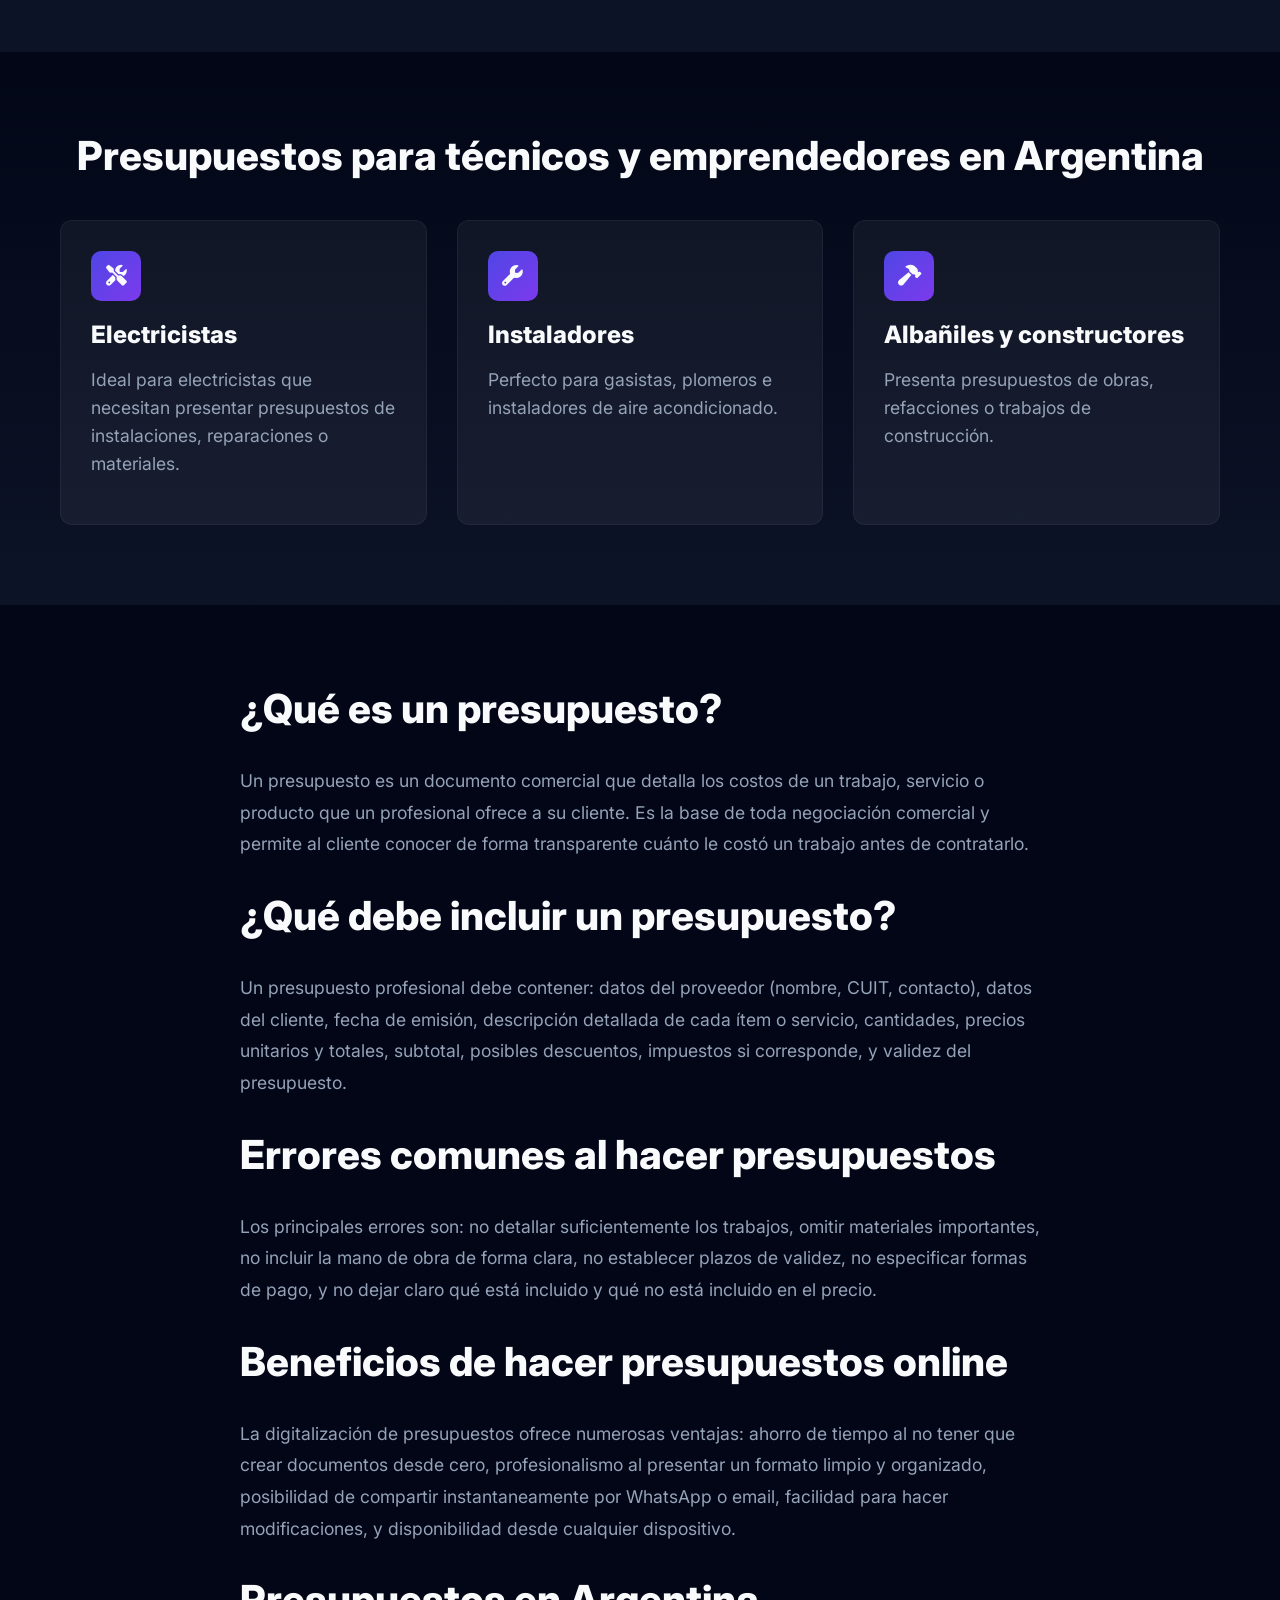
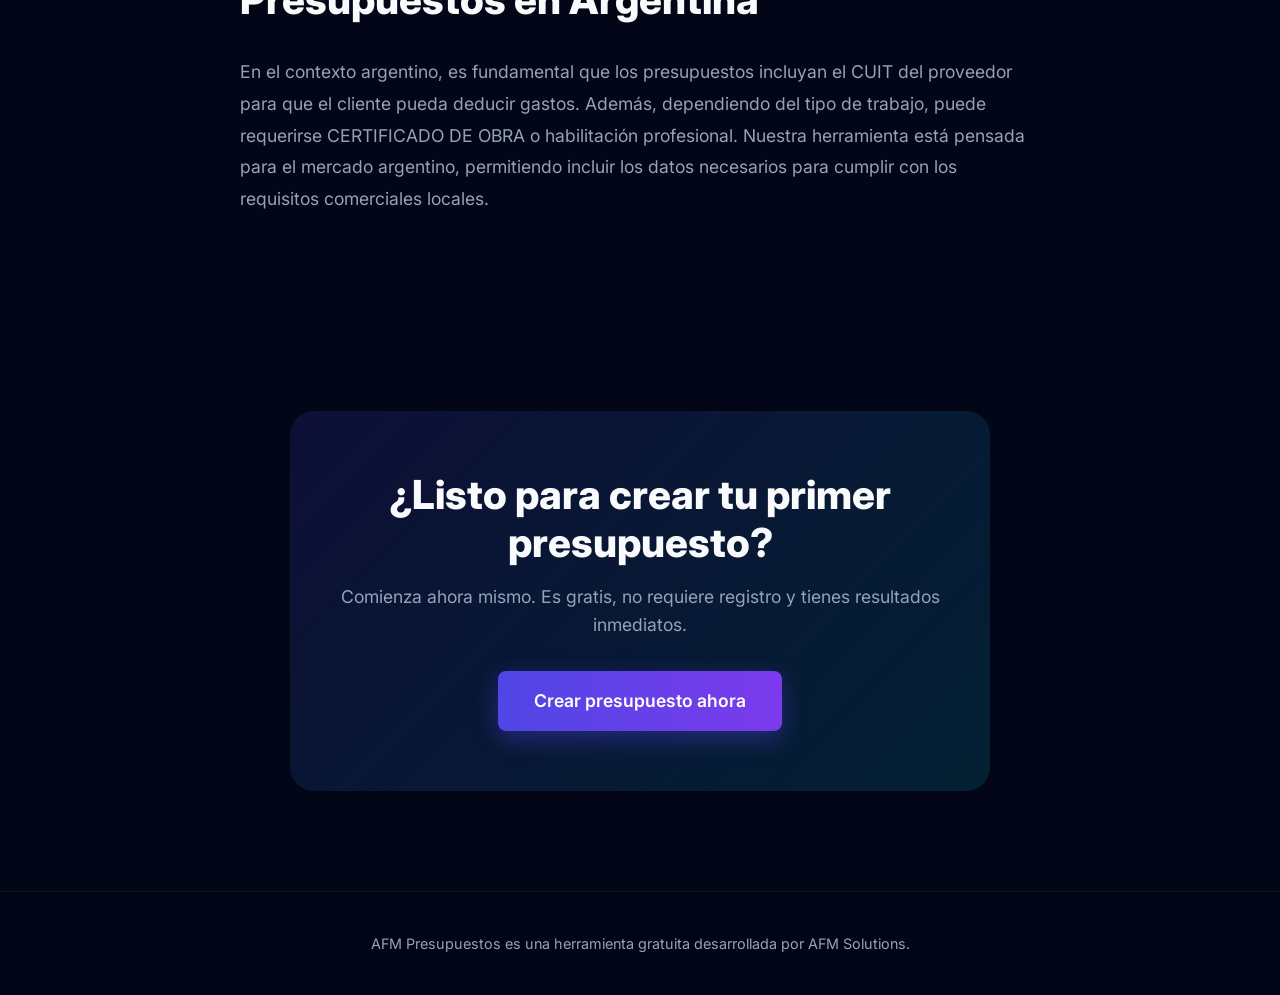
<file: presupuestos-online-gratis.html>
<!DOCTYPE html>
<html lang="es">
<head>
    <meta charset="UTF-8">
    <meta name="viewport" content="width=device-width, initial-scale=1.0">
    <title>Presupuestos Online Gratis | AFM Presupuestos</title>
    <meta name="description" content="Crea presupuestos online gratis en minutos. Descarga PDF profesional y compártelo por WhatsApp. Sin límites y sin publicidad.">
    <link rel="preconnect" href="https://fonts.googleapis.com">
    <link rel="preconnect" href="https://fonts.gstatic.com" crossorigin>
    <link href="https://fonts.googleapis.com/css2?family=Inter:wght@300;400;500;600;700;800&display=swap" rel="stylesheet">
    <link rel="stylesheet" href="https://cdnjs.cloudflare.com/ajax/libs/font-awesome/6.4.0/css/all.min.css">
    <style>
        * { margin: 0; padding: 0; box-sizing: border-box; }
        
        :root {
            --primary: #4f46e5;
            --secondary: #7c3aed;
            --accent: #06b6d4;
            --dark: #0f172a;
            --darker: #020617;
            --light: #f8fafc;
            --gray: #94a3b8;
            --glass: rgba(255, 255, 255, 0.05);
            --glow-primary: rgba(79, 70, 229, 0.4);
            --glow-accent: rgba(6, 182, 212, 0.4);
        }
        
        html { scroll-behavior: smooth; }
        
        body {
            font-family: 'Inter', sans-serif;
            background-color: var(--darker);
            color: var(--light);
            line-height: 1.6;
        }
        
        .container { max-width: 1200px; margin: 0 auto; padding: 0 20px; }
        
        section { padding: 80px 0; }
        
        h1, h2, h3 { font-weight: 800; line-height: 1.2; }
        
        h1 { font-size: 3.5rem; margin-bottom: 1.5rem; }
        h2 { font-size: 2.5rem; margin-bottom: 2rem; text-align: center; }
        h3 { font-size: 1.5rem; margin-bottom: 1rem; }
        
        p { font-size: 1.1rem; color: var(--gray); margin-bottom: 1rem; }
        
        .highlight { color: var(--accent); font-weight: 600; }
        
        .btn {
            display: inline-block;
            padding: 16px 36px;
            font-size: 1.1rem;
            font-weight: 600;
            text-decoration: none;
            border-radius: 8px;
            transition: all 0.3s ease;
            cursor: pointer;
            border: none;
        }
        
        .btn-primary {
            background: linear-gradient(90deg, var(--primary), var(--secondary));
            color: white;
            box-shadow: 0 8px 24px var(--glow-primary);
        }
        
        .btn-primary:hover { transform: translateY(-3px); box-shadow: 0 12px 32px var(--glow-primary); }
        
        header {
            position: fixed;
            top: 0;
            width: 100%;
            padding: 20px 0;
            z-index: 1000;
            background: rgba(2, 6, 23, 0.85);
            backdrop-filter: blur(10px);
            border-bottom: 1px solid rgba(255, 255, 255, 0.05);
        }
        
        .navbar { display: flex; justify-content: space-between; align-items: center; }
        
        .logo {
            font-size: 1.5rem;
            font-weight: 800;
            background: linear-gradient(90deg, var(--primary), var(--accent));
            -webkit-background-clip: text;
            background-clip: text;
            color: transparent;
            text-decoration: none;
        }
        
        .nav-links { display: flex; gap: 2rem; align-items: center; }
        .nav-links a { color: var(--light); text-decoration: none; font-weight: 500; transition: color 0.3s; }
        .nav-links a:hover { color: var(--accent); }
        
        .hero {
            padding-top: 160px;
            padding-bottom: 100px;
            text-align: center;
            position: relative;
        }
        
        .hero::before {
            content: '';
            position: absolute;
            top: 0;
            left: 50%;
            transform: translateX(-50%);
            width: 600px;
            height: 600px;
            background: radial-gradient(circle, var(--primary) 0%, transparent 70%);
            opacity: 0.15;
            filter: blur(60px);
        }
        
        .hero-content { position: relative; z-index: 2; max-width: 800px; margin: 0 auto; }
        
        .hero-subtitle { font-size: 1.3rem; color: var(--gray); margin-bottom: 2rem; }
        
        .hero-features {
            display: flex;
            justify-content: center;
            gap: 30px;
            margin-top: 30px;
            flex-wrap: wrap;
        }
        
        .hero-feature {
            display: flex;
            align-items: center;
            gap: 8px;
            font-size: 0.95rem;
            color: var(--gray);
        }
        
        .hero-feature i { color: var(--accent); }
        
        .features-section { background: linear-gradient(180deg, var(--darker) 0%, rgba(15, 23, 42, 0.8) 100%); }
        
        .features-grid {
            display: grid;
            grid-template-columns: repeat(auto-fit, minmax(280px, 1fr));
            gap: 30px;
            margin-top: 40px;
        }
        
        .feature-card {
            background: var(--glass);
            border-radius: 12px;
            padding: 30px;
            border: 1px solid rgba(255, 255, 255, 0.05);
            transition: all 0.3s ease;
        }
        
        .feature-card:hover { transform: translateY(-5px); border-color: rgba(79, 70, 229, 0.3); }
        
        .feature-icon {
            width: 50px;
            height: 50px;
            display: flex;
            align-items: center;
            justify-content: center;
            background: linear-gradient(135deg, var(--primary), var(--secondary));
            border-radius: 10px;
            margin-bottom: 20px;
            font-size: 1.3rem;
        }
        
        .seo-section { background: var(--darker); }
        
        .seo-content { max-width: 800px; margin: 0 auto; }
        
        .seo-content h2 { text-align: left; }
        
        .seo-content p { line-height: 1.8; }
        
        .cta-section { text-align: center; padding: 100px 0; }
        
        .cta-box {
            background: linear-gradient(135deg, rgba(79, 70, 229, 0.15), rgba(6, 182, 212, 0.15));
            border-radius: 24px;
            padding: 60px 40px;
            max-width: 700px;
            margin: 0 auto;
        }
        
        .cta-box h2 { margin-bottom: 1rem; }
        .cta-box p { margin-bottom: 2rem; }
        
        footer {
            background: rgba(2, 6, 23, 0.9);
            padding: 40px 0;
            border-top: 1px solid rgba(255, 255, 255, 0.05);
            text-align: center;
        }
        
        footer p { font-size: 0.9rem; margin: 0; }
        
        @media (max-width: 768px) {
            h1 { font-size: 2.5rem; }
            h2 { font-size: 2rem; }
            .nav-links { display: none; }
            .hero-features { flex-direction: column; gap: 15px; }
        }
    </style>
</head>
<body>
    <header>
        <div class="container">
            <nav class="navbar">
                <a href="/" class="logo">AFM SOLUTIONS</a>
                <div class="nav-links">
                    <a href="/#services">Servicios</a>
                    <a href="/presupuestos-online-gratis.html">Presupuestos</a>
                    <a href="/crm-para-tecnicos.html">CRM</a>
                    <a href="/#contact">Contacto</a>
                </div>
            </nav>
        </div>
    </header>

    <section class="hero">
        <div class="container">
            <div class="hero-content">
                <h1>Presupuestos Online Gratis</h1>
                <p class="hero-subtitle">Crea presupuestos profesionales en minutos</p>
                <p class="hero-subtitle" style="font-size: 1.5rem; color: var(--light); margin-bottom: 2rem;">Gratis, simple y sin límites.</p>
                <a href="/apps/presupuestos.html" class="btn btn-primary btn-large">Crear presupuesto ahora</a>
                
                <div class="hero-features">
                    <div class="hero-feature">
                        <i class="fas fa-check-circle"></i>
                        <span>Sin registro requerido</span>
                    </div>
                    <div class="hero-feature">
                        <i class="fas fa-check-circle"></i>
                        <span>Descarga PDF</span>
                    </div>
                    <div class="hero-feature">
                        <i class="fas fa-check-circle"></i>
                        <span>Comparte por WhatsApp</span>
                    </div>
                </div>
            </div>
        </div>
    </section>

    <section class="features-section">
        <div class="container">
            <h2>Cómo hacer un presupuesto profesional</h2>
            <div class="features-grid">
                <div class="feature-card">
                    <div class="feature-icon"><i class="fas fa-user"></i></div>
                    <h3>Datos del cliente</h3>
                    <p>Ingresa el nombre y contacto de tu cliente para identificar claramente a quién va dirigido el presupuesto.</p>
                </div>
                <div class="feature-card">
                    <div class="feature-icon"><i class="fas fa-list"></i></div>
                    <h3>Detalla los ítems</h3>
                    <p>Agrega cada producto o servicio con su descripción, cantidad y precio unitario.</p>
                </div>
                <div class="feature-card">
                    <div class="feature-icon"><i class="fas fa-calculator"></i></div>
                    <h3>Total automático</h3>
                    <p>El sistema calcula automáticamente el subtotal de cada ítem y el total general.</p>
                </div>
            </div>
        </div>
    </section>

    <section class="features-section">
        <div class="container">
            <h2>Generador de presupuestos en PDF</h2>
            <div class="features-grid">
                <div class="feature-card">
                    <div class="feature-icon"><i class="fas fa-file-pdf"></i></div>
                    <h3>Descarga profesional</h3>
                    <p>Genera un PDF listo para imprimir o enviar por email. Aspecto profesional y limpio.</p>
                </div>
                <div class="feature-card">
                    <div class="feature-icon"><i class="fab fa-whatsapp"></i></div>
                    <h3>Envía por WhatsApp</h3>
                    <p>Comparte el presupuesto directamente por WhatsApp con un solo clic.</p>
                </div>
                <div class="feature-card">
                    <div class="feature-icon"><i class="fas fa-save"></i></div>
                    <h3>Sin límites</h3>
                    <p>Crea tantos presupuestos como necesites. No hay límite de uso ni costos ocultos.</p>
                </div>
            </div>
        </div>
    </section>

    <section class="features-section">
        <div class="container">
            <h2>Presupuestos para técnicos y emprendedores en Argentina</h2>
            <div class="features-grid">
                <div class="feature-card">
                    <div class="feature-icon"><i class="fas fa-tools"></i></div>
                    <h3>Electricistas</h3>
                    <p>Ideal para electricistas que necesitan presentar presupuestos de instalaciones, reparaciones o materiales.</p>
                </div>
                <div class="feature-card">
                    <div class="feature-icon"><i class="fas fa-wrench"></i></div>
                    <h3>Instaladores</h3>
                    <p>Perfecto para gasistas, plomeros e instaladores de aire acondicionado.</p>
                </div>
                <div class="feature-card">
                    <div class="feature-icon"><i class="fas fa-hammer"></i></div>
                    <h3>Albañiles y constructores</h3>
                    <p>Presenta presupuestos de obras, refacciones o trabajos de construcción.</p>
                </div>
            </div>
        </div>
    </section>

    <section class="seo-section">
        <div class="container">
            <div class="seo-content">
                <h2>¿Qué es un presupuesto?</h2>
                <p>Un presupuesto es un documento comercial que detalla los costos de un trabajo, servicio o producto que un profesional ofrece a su cliente. Es la base de toda negociación comercial y permite al cliente conocer de forma transparente cuánto le costó un trabajo antes de contratarlo.</p>
                
                <h2 style="margin-top: 2rem;">¿Qué debe incluir un presupuesto?</h2>
                <p>Un presupuesto profesional debe contener: datos del proveedor (nombre, CUIT, contacto), datos del cliente, fecha de emisión, descripción detallada de cada ítem o servicio, cantidades, precios unitarios y totales, subtotal, posibles descuentos, impuestos si corresponde, y validez del presupuesto.</p>
                
                <h2 style="margin-top: 2rem;">Errores comunes al hacer presupuestos</h2>
                <p>Los principales errores son: no detallar suficientemente los trabajos, omitir materiales importantes, no incluir la mano de obra de forma clara, no establecer plazos de validez, no especificar formas de pago, y no dejar claro qué está incluido y qué no está incluido en el precio.</p>
                
                <h2 style="margin-top: 2rem;">Beneficios de hacer presupuestos online</h2>
                <p>La digitalización de presupuestos ofrece numerosas ventajas: ahorro de tiempo al no tener que crear documentos desde cero, profesionalismo al presentar un formato limpio y organizado, posibilidad de compartir instantaneamente por WhatsApp o email, facilidad para hacer modificaciones, y disponibilidad desde cualquier dispositivo.</p>
                
                <h2 style="margin-top: 2rem;">Presupuestos en Argentina</h2>
                <p>En el contexto argentino, es fundamental que los presupuestos incluyan el CUIT del proveedor para que el cliente pueda deducir gastos. Además, dependiendo del tipo de trabajo, puede requerirse CERTIFICADO DE OBRA o habilitación profesional. Nuestra herramienta está pensada para el mercado argentino, permitiendo incluir los datos necesarios para cumplir con los requisitos comerciales locales.</p>
            </div>
        </div>
    </section>

    <section class="cta-section">
        <div class="container">
            <div class="cta-box">
                <h2>¿Listo para crear tu primer presupuesto?</h2>
                <p>Comienza ahora mismo. Es gratis, no requiere registro y tienes resultados inmediatos.</p>
                <a href="/apps/presupuestos.html" class="btn btn-primary btn-large">Crear presupuesto ahora</a>
            </div>
        </div>
    </section>

    <footer>
        <div class="container">
            <p>AFM Presupuestos es una herramienta gratuita desarrollada por AFM Solutions.</p>
        </div>
    </footer>
</body>
</html>
</file>
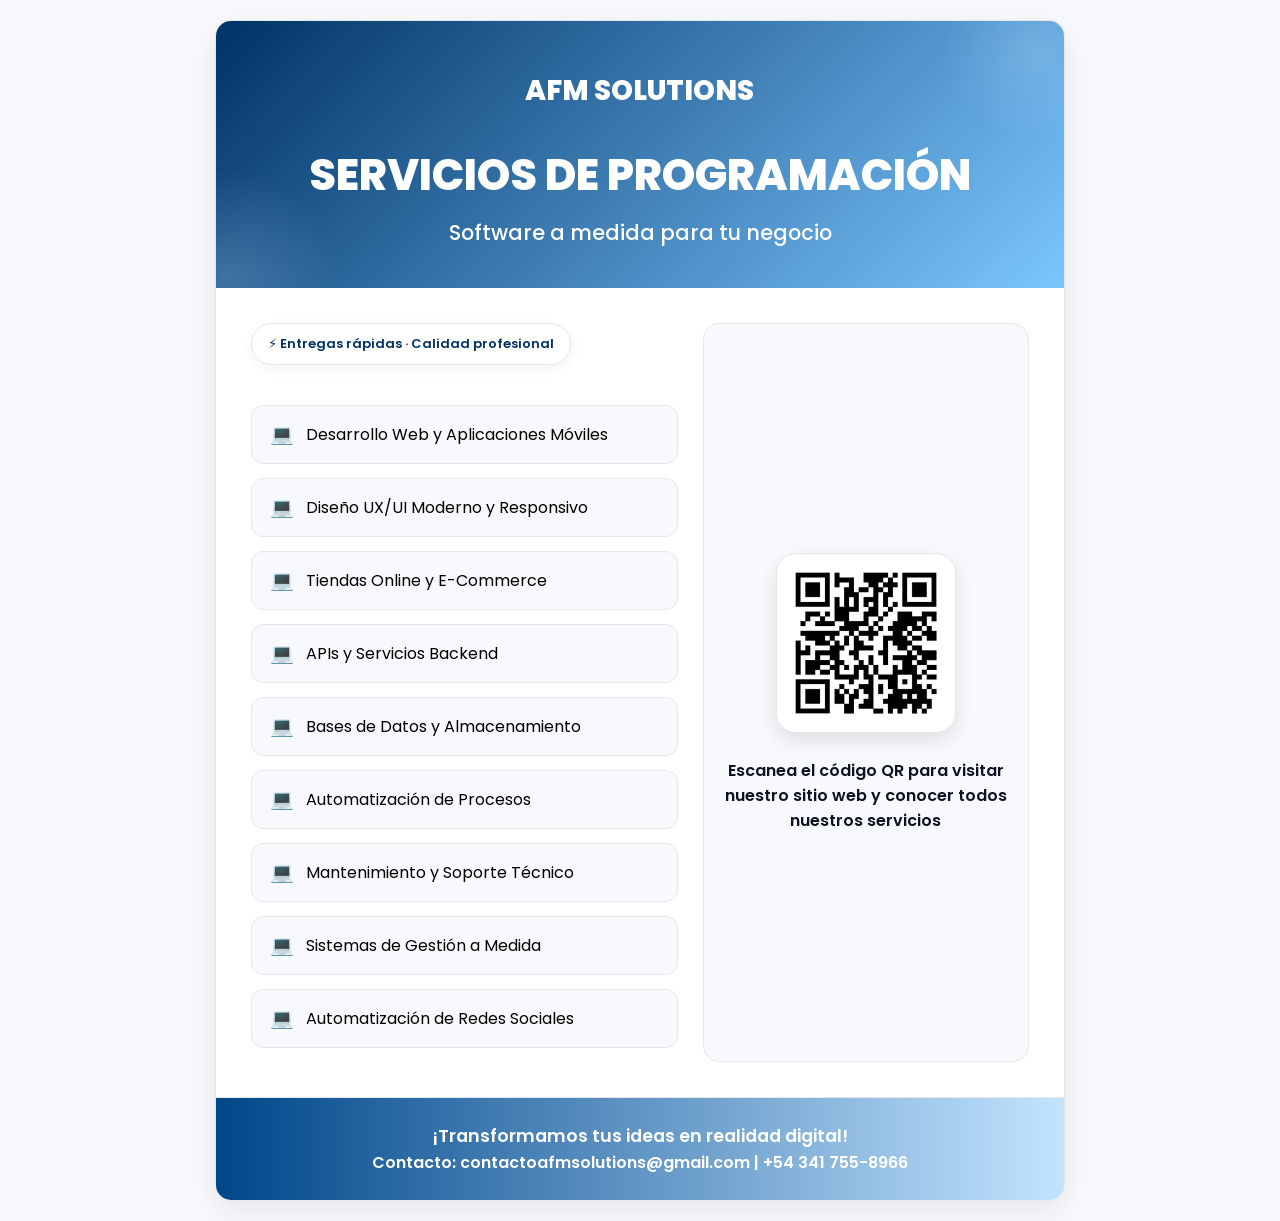
<file: promo.html>
<!DOCTYPE html>
<html lang="es-AR">
<head>
    <meta charset="UTF-8">
    <meta name="viewport" content="width=device-width, initial-scale=1.0">
    <title>AFM Solutions - Cartel Promocional</title>
    <link href="https://fonts.googleapis.com/css2?family=Poppins:wght@400;500;700;800&display=swap" rel="stylesheet">
    <style>
        :root {
            --brand: #003366;
            --brand-light: #00478a;
            --accent: #7bc6ff;
            --accent-light: #c2e4ff;
            --ink: #0b1220;
            --muted: #6b7280;
            --bg: #f7f9fc;
            --card: #ffffff;
            --border: #e5e7eb;
            --gradient: linear-gradient(135deg, var(--brand), var(--accent));
            --gradient-light: linear-gradient(135deg, rgba(0,70,150,.12), rgba(123,198,255,.22));
            --shadow: 0 10px 30px rgba(0,0,0,.08);
            --radius: 16px;
        }

        * {
            margin: 0;
            padding: 0;
            box-sizing: border-box;
            font-family: 'Poppins', system-ui, sans-serif;
        }

        body {
            display: flex;
            justify-content: center;
            align-items: center;
            min-height: 100vh;
            background-color: var(--bg);
            padding: 20px;
        }

        .poster {
            width: 100%;
            max-width: 850px;
            background: var(--card);
            border-radius: var(--radius);
            overflow: hidden;
            box-shadow: var(--shadow);
            border: 1px solid var(--border);
            transition: transform 0.3s ease;
        }

        .poster:hover {
            transform: translateY(-5px);
        }

        .header {
            padding: 40px 30px;
            text-align: center;
            background: var(--gradient);
            color: white;
            position: relative;
            overflow: hidden;
        }

        .header::before,
        .header::after {
            content: '';
            position: absolute;
            border-radius: 50%;
            opacity: 0.2;
            animation: float 6s ease-in-out infinite alternate;
        }

        .header::before {
            top: -60px;
            right: -60px;
            width: 180px;
            height: 180px;
            background: radial-gradient(circle, var(--accent-light) 0%, transparent 70%);
        }

        .header::after {
            bottom: -100px;
            left: -100px;
            width: 220px;
            height: 220px;
            background: radial-gradient(circle, var(--accent-light) 0%, transparent 70%);
        }

        @keyframes float {
            0% { transform: translateY(0) translateX(0); }
            100% { transform: translateY(-15px) translateX(15px); }
        }

        .logo-container {
            position: relative;
            z-index: 2;
        }

        .logo {
            max-width: 280px;
            margin: 0 auto 15px;
            filter: brightness(0) invert(1);
            display: block;
        }

        h1 {
            font-size: 2.7rem;
            margin-bottom: 10px;
            font-weight: 800;
            position: relative;
            z-index: 2;
        }

        .tagline {
            font-size: 1.3rem;
            font-weight: 500;
            position: relative;
            z-index: 2;
        }

        .content {
            display: flex;
            padding: 35px;
            gap: 25px;
        }

        .services {
            flex: 3;
        }

        .service-list {
            list-style: none;
            margin-top: 20px;
        }

        .service-list li {
            padding: 14px 18px;
            margin-bottom: 14px;
            background-color: var(--bg);
            border-radius: 12px;
            font-size: 1rem;
            display: flex;
            align-items: center;
            border: 1px solid var(--border);
            transition: all 0.3s ease;
            cursor: default;
        }

        .service-list li:hover {
            transform: translateX(5px);
            box-shadow: 0 5px 20px rgba(0,0,0,0.08);
            border-color: var(--accent);
        }

        .service-list li::before {
            content: "💻";
            margin-right: 12px;
            font-size: 1.2rem;
        }

        .badge {
            display: inline-flex;
            gap: 8px;
            padding: 10px 16px;
            border-radius: 999px;
            background: #fff;
            border: 1px solid var(--border);
            font-size: 13px;
            color: var(--brand);
            font-weight: 600;
            margin-bottom: 20px;
            box-shadow: 0 4px 14px rgba(0,0,0,.05);
        }

        .qr-section {
            flex: 2;
            display: flex;
            flex-direction: column;
            align-items: center;
            justify-content: center;
            padding: 20px;
            background-color: var(--bg);
            border-radius: var(--radius);
            border: 1px solid var(--border);
        }

        .qr-code {
            width: 180px;
            height: 180px;
            background-color: white;
            padding: 12px;
            border-radius: 20px;
            margin-bottom: 15px;
            display: flex;
            align-items: center;
            justify-content: center;
            border: 1px solid var(--border);
            box-shadow: 0 8px 20px rgba(0,0,0,0.1);
            transition: transform 0.3s ease;
        }

        .qr-code:hover {
            transform: scale(1.05);
        }

        .qr-code img {
            width: 160px;
        }

        .qr-text {
            text-align: center;
            font-size: 1rem;
            margin-top: 10px;
            color: var(--ink);
            font-weight: 600;
        }

        .footer {
            padding: 25px;
            text-align: center;
            background: linear-gradient(90deg, var(--brand-light), var(--accent-light));
            color: white;
            border-top: 1px solid var(--border);
            font-weight: 600;
            font-size: 1.1rem;
        }

        .footer .contact {
            margin-top: 8px;
            font-size: 1rem;
        }

        @media (max-width: 768px) {
            .content {
                flex-direction: column;
            }
            .services {
                margin-bottom: 25px;
            }
        }
    </style>
</head>
<body>
    <div class="poster">
        <div class="header">
            <div class="logo-container">
                <svg class="logo" viewBox="0 0 500 120" xmlns="http://www.w3.org/2000/svg">
                    <text x="250" y="70" font-family="Poppins" font-weight="800" font-size="50" text-anchor="middle" fill="white">AFM SOLUTIONS</text>
                </svg>
                <h1>SERVICIOS DE PROGRAMACIÓN</h1>
                <p class="tagline">Software a medida para tu negocio</p>
            </div>
        </div>

        <div class="content">
            <div class="services">
                <span class="badge">⚡ Entregas rápidas · Calidad profesional</span>
                <ul class="service-list">
                    <li>Desarrollo Web y Aplicaciones Móviles</li>
                    <li>Diseño UX/UI Moderno y Responsivo</li>
                    <li>Tiendas Online y E-Commerce</li>
                    <li>APIs y Servicios Backend</li>
                    <li>Bases de Datos y Almacenamiento</li>
                    <li>Automatización de Procesos</li>
                    <li>Mantenimiento y Soporte Técnico</li>
                    <li>Sistemas de Gestión a Medida</li>
                    <li>Automatización de Redes Sociales</li>
                </ul>
            </div>

            <div class="qr-section">
                <div class="qr-code">
                    <img src="assets/qr.png" alt="Escanea para visitar AFM Solutions">
                </div>
                <p class="qr-text">Escanea el código QR para visitar nuestro sitio web y conocer todos nuestros servicios</p>
            </div>
        </div>

        <div class="footer">
            ¡Transformamos tus ideas en realidad digital!<br>
            <span class="contact">Contacto: contactoafmsolutions@gmail.com | +54 341 755-8966</span>
        </div>
    </div>
</body>
</html>
</file>
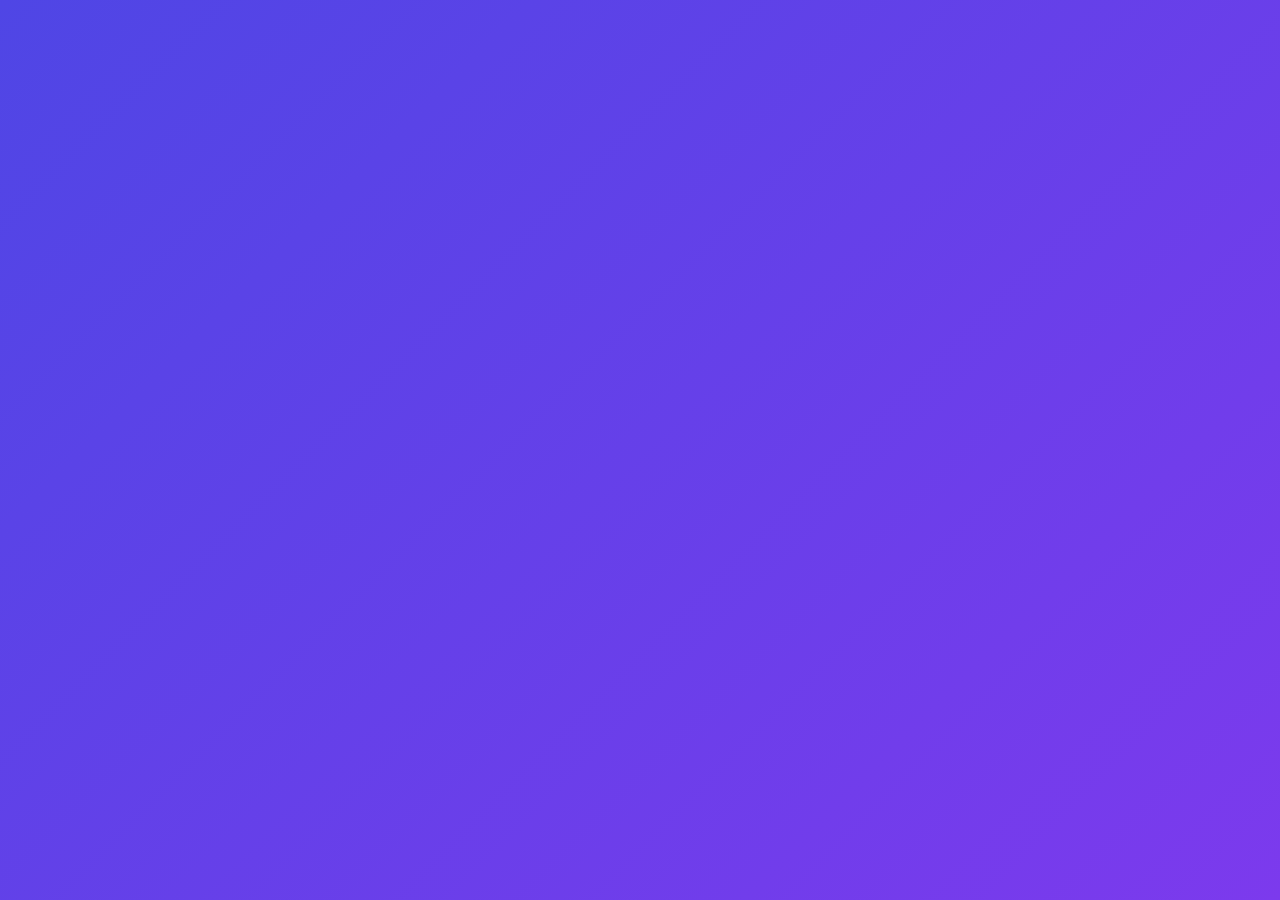
<file: assets/ad-default.html>
<!-- TECNIYA - Placeholder Image -->
<!DOCTYPE html>
<html>
<head>
    <meta charset="UTF-8">
    <meta name="viewport" content="width=device-width, initial-scale=1.0">
    <style>
        body { margin: 0; background: linear-gradient(135deg, #4f46e5, #7c3aed); min-height: 100vh; display: flex; align-items: center; justify-content: center; }
    </style>
</head>
<body></body>
</html>
</file>
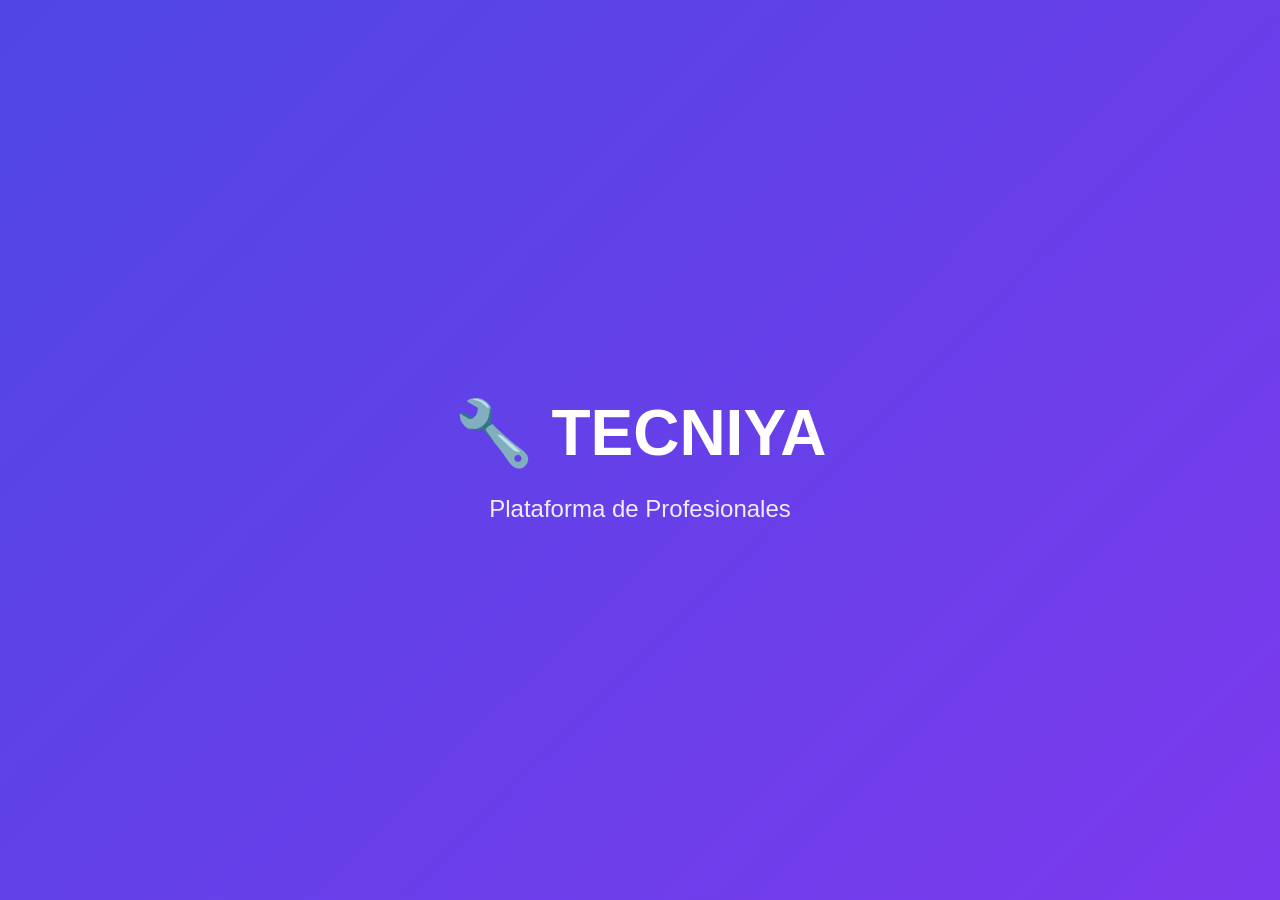
<file: assets/default-avatar.html>
<!DOCTYPE html>
<html lang="es">
<head>
    <meta charset="UTF-8">
    <meta name="viewport" content="width=device-width, initial-scale=1.0">
    <title>TECNIYA | AFM Solutions</title>
    <style>
        body {
            font-family: -apple-system, BlinkMacSystemFont, 'Segoe UI', Roboto, sans-serif;
            background: linear-gradient(135deg, #4f46e5, #7c3aed);
            display: flex;
            align-items: center;
            justify-content: center;
            min-height: 100vh;
            margin: 0;
            color: white;
        }
        .container {
            text-align: center;
            padding: 40px;
        }
        h1 {
            font-size: 4rem;
            margin-bottom: 20px;
        }
        p {
            font-size: 1.5rem;
            opacity: 0.9;
        }
    </style>
</head>
<body>
    <div class="container">
        <h1>🔧 TECNIYA</h1>
        <p>Plataforma de Profesionales</p>
    </div>
</body>
</html>
</file>
